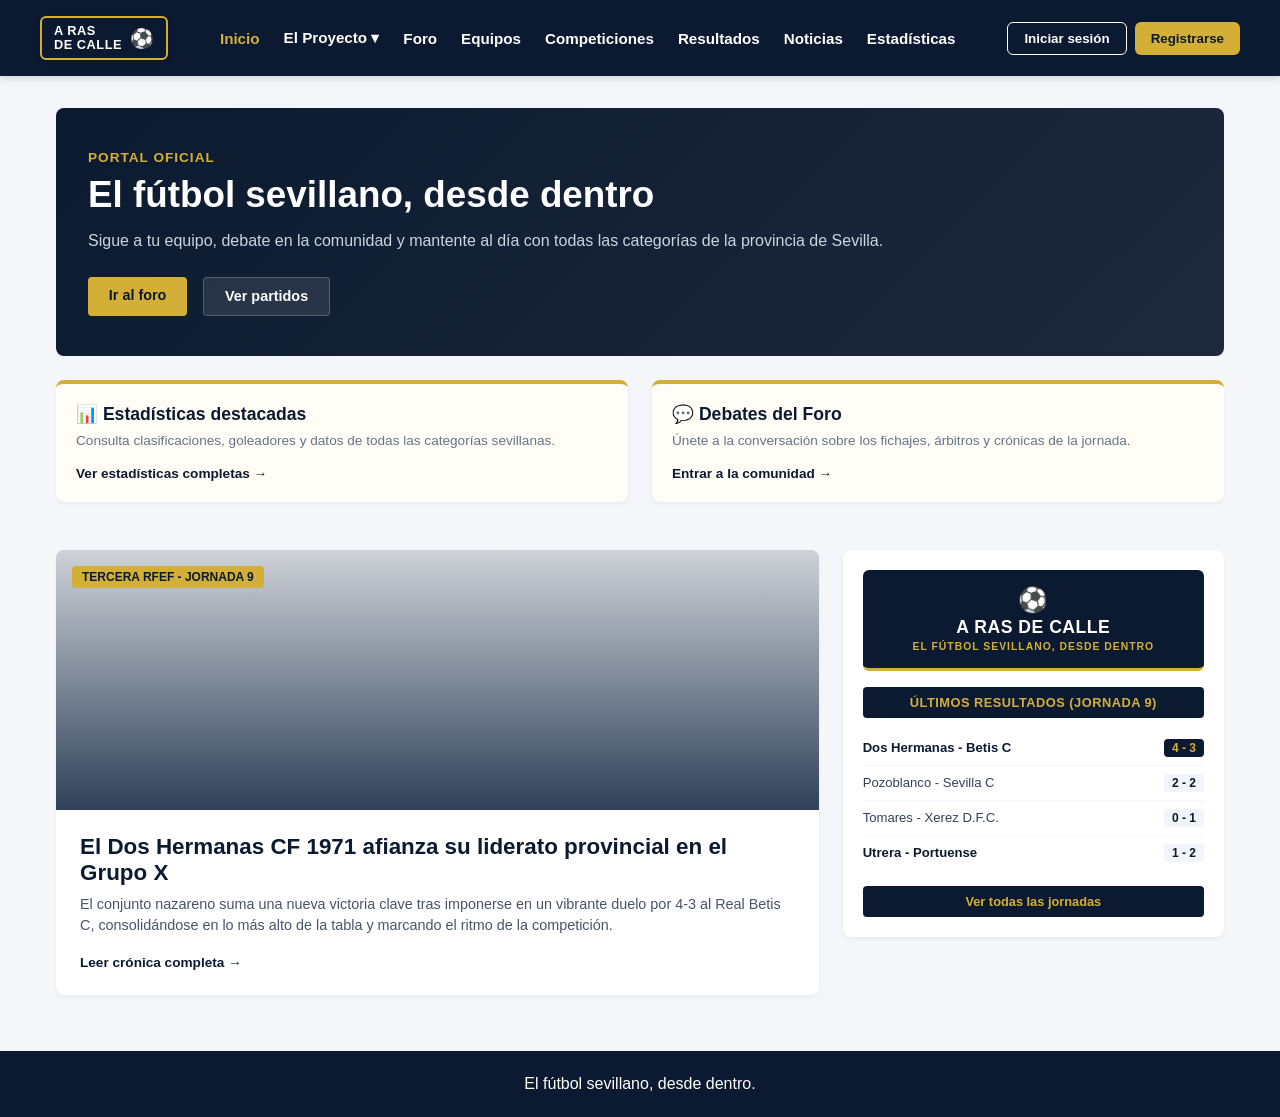
<file: index.html>
<!DOCTYPE html>
<html lang="es">
<head>
    <meta charset="UTF-8">
    <meta name="viewport" content="width=device-width, initial-scale=1.0">
    <title>A Ras de Calle - El fútbol sevillano, desde dentro</title>
    <link rel="stylesheet" href="styles.css">
</head>
<body>
    <!-- Encabezado / Menú Navegación -->
    <header class="header">
        <div class="nav-container">
            <div class="logo-area" style="display: flex; align-items: center; gap: 0.8rem;">
                <!-- Insignia Logo Vectorial idéntica a tu imagen oficial -->
                <div style="background: #0b1a30; border: 2px solid #d4af37; padding: 6px 12px; border-radius: 6px; display: flex; align-items: center; gap: 8px; box-shadow: 0 2px 4px rgba(0,0,0,0.2);">
                    <div style="display: flex; flex-direction: column; line-height: 1.1;">
                        <span style="font-size: 0.8rem; font-weight: 900; color: #ffffff; letter-spacing: 0.5px;">A RAS</span>
                        <span style="font-size: 0.8rem; font-weight: 900; color: #ffffff; letter-spacing: 0.5px;">DE CALLE</span>
                    </div>
                    <div style="font-size: 1.2rem;" title="Fútbol y Red">⚽</div>
                </div>
            </div>
            <nav class="nav-links">
                <a href="index.html" class="active">Inicio</a>
                
                <!-- Menú desplegable por clic -->
                <div class="dropdown">
                    <a href="javascript:void(0);" onclick="toggleDropdown(event)" style="cursor: pointer;">El Proyecto ▾</a>
                    <div class="dropdown-content" id="projectDropdown">
                        <a href="proyecto.html">Sobre el proyecto</a>
                        <a href="nosotros.html">Sobre nosotros</a>
                        <a href="contacto.html">Contacto</a>
                    </div>
                </div>

                <a href="foro.html">Foro</a>
                <a href="equipos.html">Equipos</a>
                <a href="competiciones.html">Competiciones</a>
                <a href="partido.html">Resultados</a>
                <a href="noticias.html">Noticias</a>
                <a href="estadisticas.html">Estadísticas</a>
            </nav>
            <div class="auth-buttons">
                <button class="btn-login">Iniciar sesión</button>
                <button class="btn-register">Registrarse</button>
            </div>
        </div>
    </header>

    <main class="main-container">
        <!-- Banner Principal Azul -->
        <div class="hero-card" style="background: linear-gradient(135deg, #0b1a30 0%, #1e293b 100%); color: #ffffff; padding: 2.5rem 2rem; border-radius: 8px; margin-bottom: 1.5rem;">
            <div style="max-width: 800px;">
                <span style="color: #d4af37; font-weight: bold; font-size: 0.85rem; letter-spacing: 1px; text-transform: uppercase;">PORTAL OFICIAL</span>
                <h1 style="font-size: 2.3rem; margin: 0.5rem 0 0.8rem 0; color: #ffffff;">El fútbol sevillano, desde dentro</h1>
                <p style="font-size: 1rem; color: #cbd5e1; margin-bottom: 1.5rem; line-height: 1.5;">Sigue a tu equipo, debate en la comunidad y mantente al día con todas las categorías de la provincia de Sevilla.</p>
                <div style="display: flex; gap: 1rem;">
                    <a href="foro.html" style="background: #d4af37; color: #0b1a30; padding: 0.65rem 1.3rem; border-radius: 4px; font-weight: bold; text-decoration: none; font-size: 0.9rem;">Ir al foro</a>
                    <a href="partido.html" style="background: rgba(255,255,255,0.1); color: #ffffff; padding: 0.65rem 1.3rem; border-radius: 4px; font-weight: bold; text-decoration: none; font-size: 0.9rem; border: 1px solid rgba(255,255,255,0.2);">Ver partidos</a>
                </div>
            </div>
        </div>

        <!-- Bloques en Dorado: Estadísticas y Foro -->
        <div style="display: grid; grid-template-columns: 1fr 1fr; gap: 1.5rem; margin-bottom: 1.5rem;">
            <div class="card" style="background: #fffdf5; border-top: 4px solid #d4af37; padding: 1.25rem;">
                <h3 style="color: #0b1a30; font-size: 1.1rem; margin-top: 0; margin-bottom: 0.5rem;">📊 Estadísticas destacadas</h3>
                <p style="font-size: 0.85rem; color: #64748b; margin-bottom: 1rem;">Consulta clasificaciones, goleadores y datos de todas las categorías sevillanas.</p>
                <a href="estadisticas.html" style="color: #0b1a30; font-weight: bold; font-size: 0.85rem; text-decoration: none;">Ver estadísticas completas &rarr;</a>
            </div>

            <div class="card" style="background: #fffdf5; border-top: 4px solid #d4af37; padding: 1.25rem;">
                <h3 style="color: #0b1a30; font-size: 1.1rem; margin-top: 0; margin-bottom: 0.5rem;">💬 Debates del Foro</h3>
                <p style="font-size: 0.85rem; color: #64748b; margin-bottom: 1rem;">Únete a la conversación sobre los fichajes, árbitros y crónicas de la jornada.</p>
                <a href="foro.html" style="color: #0b1a30; font-weight: bold; font-size: 0.85rem; text-decoration: none;">Entrar a la comunidad &rarr;</a>
            </div>
        </div>

        <!-- Layout Central de 2 Columnas -->
        <div style="display: grid; grid-template-columns: 2fr 1fr; gap: 1.5rem;">
            
            <!-- Columna Izquierda: Noticia Principal -->
            <div>
                <div class="card" style="padding: 0; overflow: hidden;">
                    <div style="background: linear-gradient(180deg, rgba(11,31,59,0.2) 0%, rgba(11,31,59,0.85) 100%), url('https://images.unsplash.com/photo-1508098682722-e99c43a406b2?auto=format&fit=crop&w=1200&q=80') center/cover no-repeat; height: 260px; display: flex; align-items: flex-end; padding: 1.5rem; position: relative;">
                        <span style="background: #d4af37; color: #0b1a30; font-size: 0.75rem; font-weight: bold; padding: 4px 10px; border-radius: 4px; position: absolute; top: 1rem; left: 1rem;">TERCERA RFEF - JORNADA 9</span>
                    </div>
                    <div style="padding: 1.5rem;">
                        <h2 style="color: #0b1a30; font-size: 1.4rem; margin: 0 0 0.5rem 0;">El Dos Hermanas CF 1971 afianza su liderato provincial en el Grupo X</h2>
                        <p style="color: #475569; font-size: 0.9rem; line-height: 1.5; margin-bottom: 1rem;">El conjunto nazareno suma una nueva victoria clave tras imponerse en un vibrante duelo por 4-3 al Real Betis C, consolidándose en lo más alto de la tabla y marcando el ritmo de la competición.</p>
                        <a href="noticias.html" style="color: #0b1a30; font-weight: bold; font-size: 0.85rem; text-decoration: none;">Leer crónica completa &rarr;</a>
                    </div>
                </div>
            </div>

            <!-- Columna Derecha: Tarjeta con el Bloque del Logo Oficial -->
            <div>
                <div class="card" style="padding: 1.25rem; text-align: center;">
                    <!-- Bloque de Insignia Oficial A Ras de Calle -->
                    <div style="background: #0b1a30; padding: 1rem; border-radius: 6px; margin-bottom: 1rem; border-bottom: 3px solid #d4af37; display: flex; flex-direction: column; align-items: center; justify-content: center;">
                        <div style="font-size: 1.5rem; margin-bottom: 0.2rem;">⚽</div>
                        <span style="font-size: 1.1rem; font-weight: 900; color: #ffffff; letter-spacing: 0.5px; line-height: 1.2;">A RAS DE CALLE</span>
                        <span style="font-size: 0.65rem; color: #d4af37; font-weight: bold; letter-spacing: 1px; margin-top: 0.2rem;">EL FÚTBOL SEVILLANO, DESDE DENTRO</span>
                    </div>

                    <div style="background: #0b1a30; color: #d4af37; padding: 0.5rem; border-radius: 4px; font-weight: bold; font-size: 0.8rem; margin-bottom: 0.8rem; letter-spacing: 0.5px;">
                        ÚLTIMOS RESULTADOS (JORNADA 9)
                    </div>

                    <!-- Lista de Marcadores Sevillanos -->
                    <div style="font-size: 0.82rem; text-align: left;">
                        <div style="padding: 0.5rem 0; border-bottom: 1px solid #f1f5f9; display: flex; justify-content: space-between; align-items: center;">
                            <span style="font-weight: bold; color: #0b1a30;">Dos Hermanas - Betis C</span>
                            <span style="background: #0b1a30; color: #d4af37; padding: 2px 8px; border-radius: 4px; font-weight: bold; font-size: 0.75rem;">4 - 3</span>
                        </div>
                        <div style="padding: 0.5rem 0; border-bottom: 1px solid #f1f5f9; display: flex; justify-content: space-between; align-items: center;">
                            <span style="font-weight: 500; color: #334155;">Pozoblanco - Sevilla C</span>
                            <span style="background: #f1f5f9; padding: 2px 8px; border-radius: 4px; font-weight: bold; color: #0b1a30; font-size: 0.75rem;">2 - 2</span>
                        </div>
                        <div style="padding: 0.5rem 0; border-bottom: 1px solid #f1f5f9; display: flex; justify-content: space-between; align-items: center;">
                            <span style="font-weight: 500; color: #334155;">Tomares - Xerez D.F.C.</span>
                            <span style="background: #f1f5f9; padding: 2px 8px; border-radius: 4px; font-weight: bold; color: #0b1a30; font-size: 0.75rem;">0 - 1</span>
                        </div>
                        <div style="padding: 0.5rem 0; display: flex; justify-content: space-between; align-items: center;">
                            <span style="font-weight: bold; color: #0b1a30;">Utrera - Portuense</span>
                            <span style="background: #f1f5f9; padding: 2px 8px; border-radius: 4px; font-weight: bold; color: #0b1a30; font-size: 0.75rem;">1 - 2</span>
                        </div>
                    </div>

                    <a href="partido.html" style="display: block; text-align: center; margin-top: 1rem; background: #0b1a30; color: #d4af37; padding: 0.5rem; border-radius: 4px; text-decoration: none; font-size: 0.8rem; font-weight: bold;">Ver todas las jornadas</a>
                </div>
            </div>

        </div>
    </main>

    <footer class="footer" style="margin-top: 2rem;">
        <p>El fútbol sevillano, desde dentro.</p>
    </footer>

    <!-- Script para el menú desplegable -->
    <script>
    function toggleDropdown(event) {
        event.stopPropagation();
        document.getElementById("projectDropdown").classList.toggle("show");
    }

    window.onclick = function(event) {
        if (!event.target.matches('.dropdown > a')) {
            var dropdowns = document.getElementsByClassName("dropdown-content");
            for (var i = 0; i < dropdowns.length; i++) {
                var openDropdown = dropdowns[i];
                if (openDropdown.classList.contains('show')) {
                    openDropdown.classList.remove('show');
                }
            }
        }
    }
    </script>
</body>
</html>
</file>
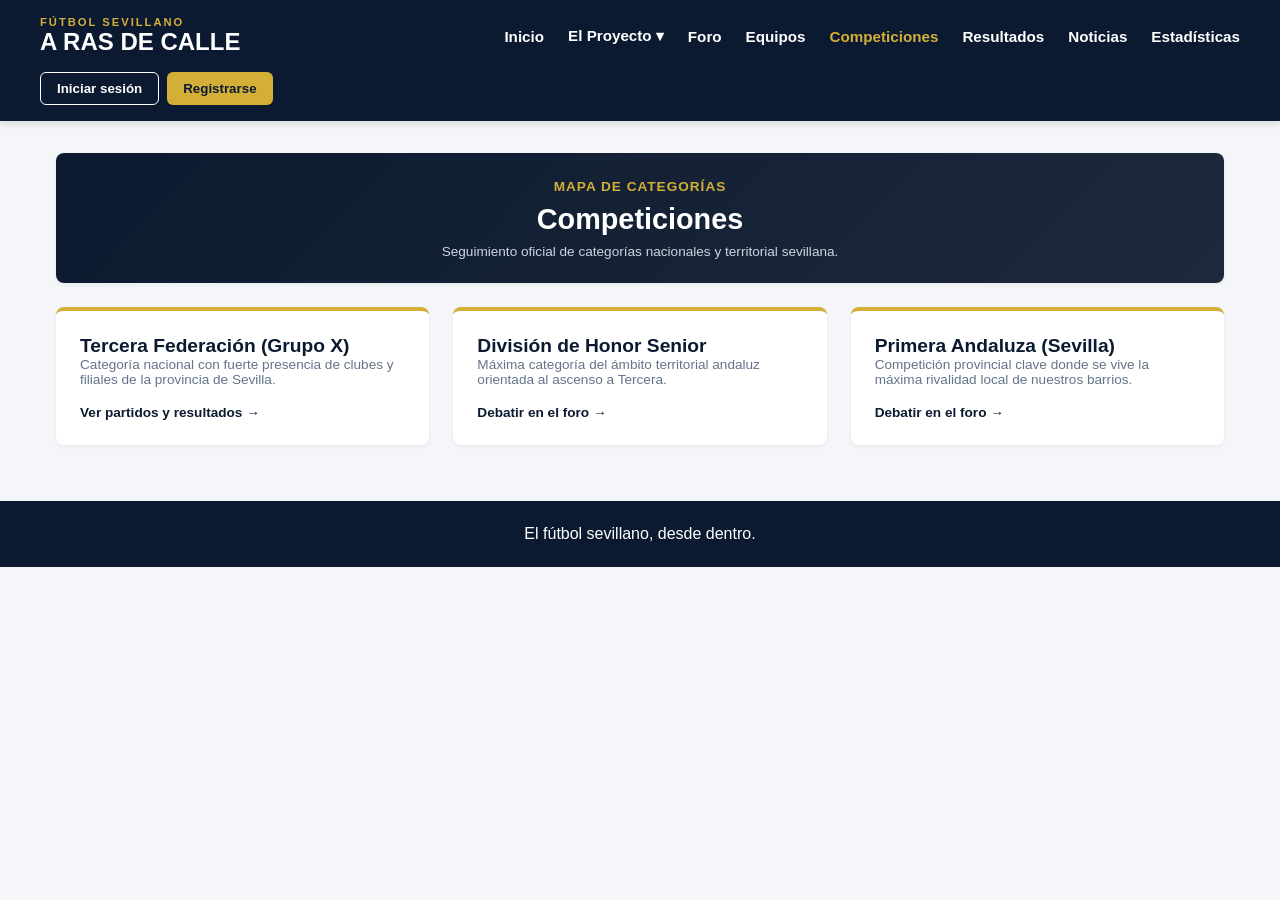
<file: competiciones.html>
<!DOCTYPE html>
<html lang="es">
<head>
    <meta charset="UTF-8">
    <meta name="viewport" content="width=device-width, initial-scale=1.0">
    <title>A Ras de Calle - Competiciones</title>
    <link rel="stylesheet" href="styles.css">
</head>
<body>
    <!-- Encabezado / Menú Navegación -->
    <header class="header">
        <div class="nav-container">
            <div class="logo-area">
                <span class="logo-badge">FÚTBOL SEVILLANO</span>
                <span class="logo-title">A RAS DE CALLE</span>
            </div>
            <nav class="nav-links">
                <a href="index.html">Inicio</a>
                
                <!-- Menú desplegable por clic -->
                <div class="dropdown">
                    <a href="javascript:void(0);" onclick="toggleDropdown(event)" style="cursor: pointer;">El Proyecto ▾</a>
                    <div class="dropdown-content" id="projectDropdown">
                        <a href="proyecto.html">Sobre el proyecto</a>
                        <a href="nosotros.html">Sobre nosotros</a>
                        <a href="contacto.html">Contacto</a>
                    </div>
                </div>

                <a href="foro.html">Foro</a>
                <a href="equipos.html">Equipos</a>
                <a href="competiciones.html" class="active">Competiciones</a>
                <a href="partido.html">Resultados</a>
                <a href="noticias.html">Noticias</a>
                <a href="estadisticas.html">Estadísticas</a>
            </nav>
            <div class="auth-buttons">
                <button class="btn-login">Iniciar sesión</button>
                <button class="btn-register">Registrarse</button>
            </div>
        </div>
    </header>

    <main class="main-container">
        <!-- Banner Cabecera -->
        <div class="card" style="background: linear-gradient(135deg, #0b1a30 0%, #1e293b 100%); color: #ffffff; text-align: center; padding: 1.5rem; margin-bottom: 1.5rem;">
            <span style="color: #d4af37; font-weight: bold; font-size: 0.85rem; letter-spacing: 1px;">MAPA DE CATEGORÍAS</span>
            <h2 style="font-size: 1.8rem; margin: 0.5rem 0; color: #ffffff;">Competiciones</h2>
            <p style="font-size: 0.85rem; color: #cbd5e1;">Seguimiento oficial de categorías nacionales y territorial sevillana.</p>
        </div>

        <!-- Grid de Competiciones -->
        <div style="display: grid; grid-template-columns: repeat(auto-fit, minmax(300px, 1fr)); gap: 1.5rem;">
            
            <div class="card" style="border-top: 4px solid #d4af37;">
                <h3 style="color: #0b1a30; font-size: 1.2rem; margin-top: 0;">Tercera Federación (Grupo X)</h3>
                <p style="font-size: 0.85rem; color: #64748b; margin-bottom: 1rem;">Categoría nacional con fuerte presencia de clubes y filiales de la provincia de Sevilla.</p>
                <a href="partido.html" style="color: #0b1a30; font-weight: bold; font-size: 0.85rem; text-decoration: none;">Ver partidos y resultados &rarr;</a>
            </div>

            <div class="card" style="border-top: 4px solid #d4af37;">
                <h3 style="color: #0b1a30; font-size: 1.2rem; margin-top: 0;">División de Honor Senior</h3>
                <p style="font-size: 0.85rem; color: #64748b; margin-bottom: 1rem;">Máxima categoría del ámbito territorial andaluz orientada al ascenso a Tercera.</p>
                <a href="foro.html" style="color: #0b1a30; font-weight: bold; font-size: 0.85rem; text-decoration: none;">Debatir en el foro &rarr;</a>
            </div>

            <div class="card" style="border-top: 4px solid #d4af37;">
                <h3 style="color: #0b1a30; font-size: 1.2rem; margin-top: 0;">Primera Andaluza (Sevilla)</h3>
                <p style="font-size: 0.85rem; color: #64748b; margin-bottom: 1rem;">Competición provincial clave donde se vive la máxima rivalidad local de nuestros barrios.</p>
                <a href="foro.html" style="color: #0b1a30; font-weight: bold; font-size: 0.85rem; text-decoration: none;">Debatir en el foro &rarr;</a>
            </div>

        </div>
    </main>

    <footer class="footer" style="margin-top: 2rem;">
        <p>El fútbol sevillano, desde dentro.</p>
    </footer>

    <!-- Script para el menú desplegable -->
    <script>
    function toggleDropdown(event) {
        event.stopPropagation();
        document.getElementById("projectDropdown").classList.toggle("show");
    }

    window.onclick = function(event) {
        if (!event.target.matches('.dropdown > a')) {
            var dropdowns = document.getElementsByClassName("dropdown-content");
            for (var i = 0; i < dropdowns.length; i++) {
                var openDropdown = dropdowns[i];
                if (openDropdown.classList.contains('show')) {
                    openDropdown.classList.remove('show');
                }
            }
        }
    }
    </script>
</body>
</html>
</file>
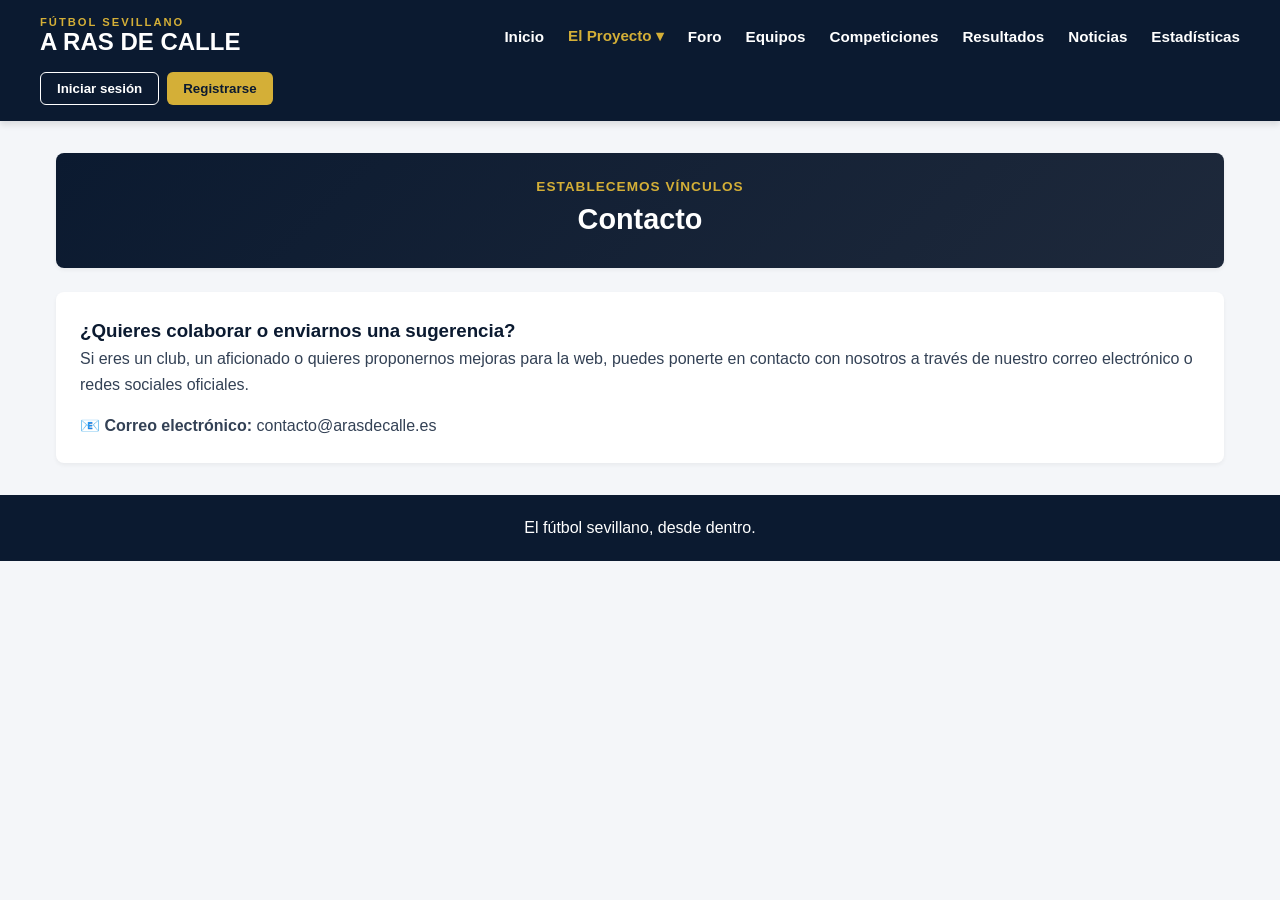
<file: contacto.html>
<!DOCTYPE html>
<html lang="es">
<head>
    <meta charset="UTF-8">
    <meta name="viewport" content="width=device-width, initial-scale=1.0">
    <title>A Ras de Calle - Contacto</title>
    <link rel="stylesheet" href="styles.css">
</head>
<body>
    <!-- Encabezado / Menú Navegación -->
    <header class="header">
        <div class="nav-container">
            <div class="logo-area">
                <span class="logo-badge">FÚTBOL SEVILLANO</span>
                <span class="logo-title">A RAS DE CALLE</span>
            </div>
            <nav class="nav-links">
                <a href="index.html">Inicio</a>
                
                <!-- Menú desplegable por clic -->
                <div class="dropdown">
                    <a href="javascript:void(0);" onclick="toggleDropdown(event)" style="cursor: pointer;" class="active">El Proyecto ▾</a>
                    <div class="dropdown-content" id="projectDropdown">
                        <a href="proyecto.html">Sobre el proyecto</a>
                        <a href="nosotros.html">Sobre nosotros</a>
                        <a href="contacto.html">Contacto</a>
                    </div>
                </div>

                <a href="foro.html">Foro</a>
                <a href="equipos.html">Equipos</a>
                <a href="competiciones.html">Competiciones</a>
                <a href="partido.html">Resultados</a>
                <a href="noticias.html">Noticias</a>
                <a href="estadisticas.html">Estadísticas</a>
            </nav>
            <div class="auth-buttons">
                <button class="btn-login">Iniciar sesión</button>
                <button class="btn-register">Registrarse</button>
            </div>
        </div>
    </header>

    <main class="main-container">
        <div class="card" style="background: linear-gradient(135deg, #0b1a30 0%, #1e293b 100%); color: #ffffff; text-align: center; padding: 1.5rem; margin-bottom: 1.5rem;">
            <span style="color: #d4af37; font-weight: bold; font-size: 0.85rem; letter-spacing: 1px;">ESTABLECEMOS VÍNCULOS</span>
            <h2 style="font-size: 1.8rem; margin: 0.5rem 0; color: #ffffff;">Contacto</h2>
        </div>

        <div class="card" style="padding: 1.5rem; line-height: 1.6; color: #334155;">
            <h3 style="color: #0b1a30; margin-top: 0;">¿Quieres colaborar o enviarnos una sugerencia?</h3>
            <p>Si eres un club, un aficionado o quieres proponernos mejoras para la web, puedes ponerte en contacto con nosotros a través de nuestro correo electrónico o redes sociales oficiales.</p>
            <p style="margin-top: 1rem;">📧 <strong>Correo electrónico:</strong> contacto@arasdecalle.es</p>
        </div>
    </main>

    <footer class="footer" style="margin-top: 2rem;"><p>El fútbol sevillano, desde dentro.</p></footer>

    <!-- Script para el menú desplegable -->
    <script>
    function toggleDropdown(event) {
        event.stopPropagation();
        document.getElementById("projectDropdown").classList.toggle("show");
    }
    window.onclick = function(event) {
        if (!event.target.matches('.dropdown > a')) {
            var dropdowns = document.getElementsByClassName("dropdown-content");
            for (var i = 0; i < dropdowns.length; i++) {
                var openDropdown = dropdowns[i];
                if (openDropdown.classList.contains('show')) { openDropdown.classList.remove('show'); }
            }
        }
    }
    </script>
</body>
</html>
</file>
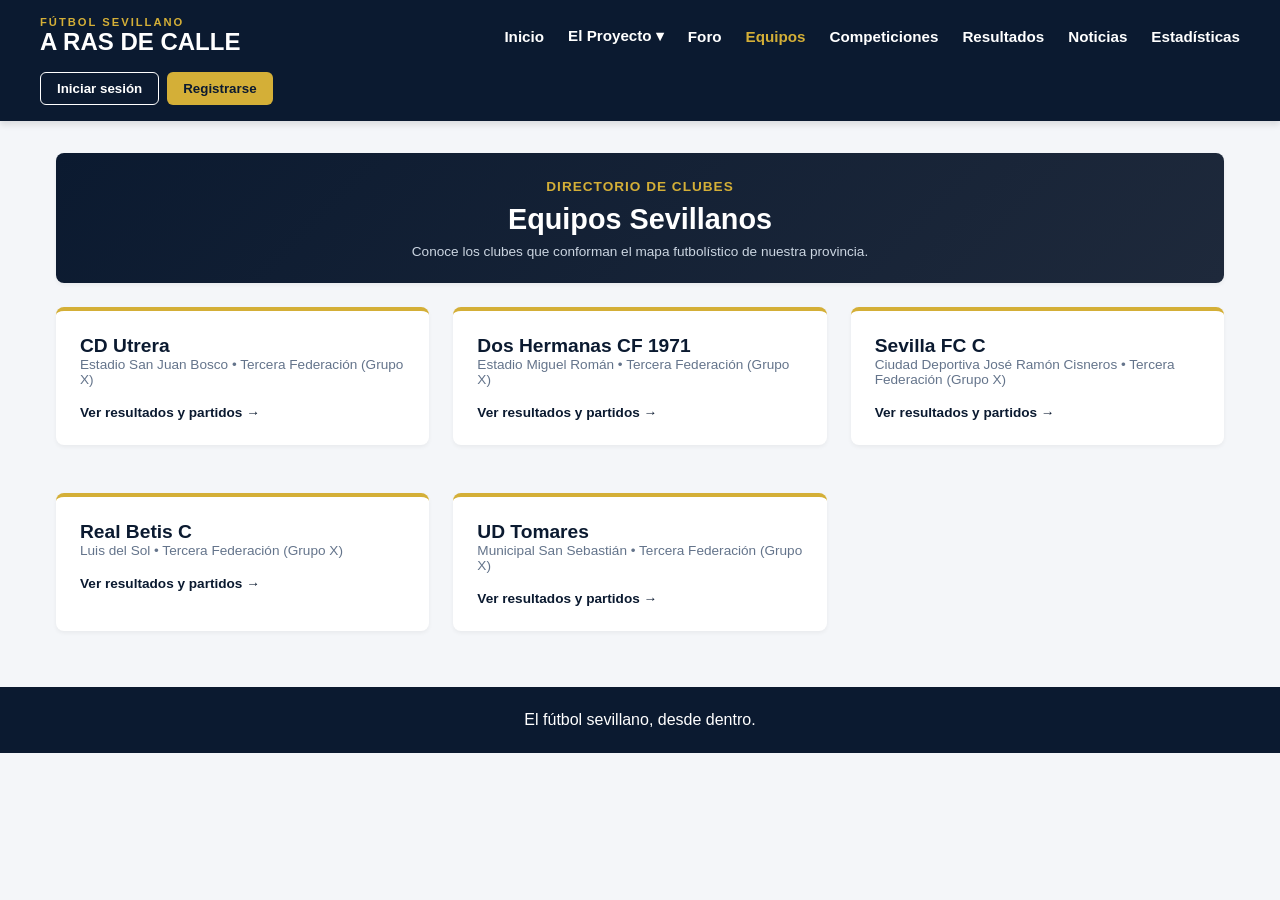
<file: equipos.html>
<!DOCTYPE html>
<html lang="es">
<head>
    <meta charset="UTF-8">
    <meta name="viewport" content="width=device-width, initial-scale=1.0">
    <title>A Ras de Calle - Equipos</title>
    <link rel="stylesheet" href="styles.css">
</head>
<body>
    <header class="header">
        <div class="nav-container">
            <div class="logo-area">
                <span class="logo-badge">FÚTBOL SEVILLANO</span>
                <span class="logo-title">A RAS DE CALLE</span>
            </div>
            <nav class="nav-links">
                <a href="index.html">Inicio</a>
                
                <!-- Menú desplegable por clic -->
                <div class="dropdown">
                    <a href="javascript:void(0);" onclick="toggleDropdown(event)" style="cursor: pointer;">El Proyecto ▾</a>
                    <div class="dropdown-content" id="projectDropdown">
                        <a href="proyecto.html">Sobre el proyecto</a>
                        <a href="nosotros.html">Sobre nosotros</a>
                        <a href="contacto.html">Contacto</a>
                    </div>
                </div>

                <a href="foro.html">Foro</a>
                <a href="equipos.html" class="active">Equipos</a>
                <a href="competiciones.html">Competiciones</a>
                <a href="partido.html">Resultados</a>
                <a href="noticias.html">Noticias</a>
                <a href="estadisticas.html">Estadísticas</a>
            </nav>
            <div class="auth-buttons">
                <button class="btn-login">Iniciar sesión</button>
                <button class="btn-register">Registrarse</button>
            </div>
        </div>
    </header>

    <main class="main-container">
        <!-- Cabecera -->
        <div class="card" style="background: linear-gradient(135deg, #0b1a30 0%, #1e293b 100%); color: #ffffff; text-align: center; padding: 1.5rem; margin-bottom: 1.5rem;">
            <span style="color: #d4af37; font-weight: bold; font-size: 0.85rem; letter-spacing: 1px;">DIRECTORIO DE CLUBES</span>
            <h2 style="font-size: 1.8rem; margin: 0.5rem 0; color: #ffffff;">Equipos Sevillanos</h2>
            <p style="font-size: 0.85rem; color: #cbd5e1;">Conoce los clubes que conforman el mapa futbolístico de nuestra provincia.</p>
        </div>

        <!-- Listado de Equipos Destacados -->
        <div style="display: grid; grid-template-columns: repeat(auto-fit, minmax(280px, 1fr)); gap: 1.5rem;">
            
            <!-- CD Utrera -->
            <div class="card" style="border-top: 4px solid #d4af37;">
                <h3 style="color: #0b1a30; font-size: 1.2rem; margin-top: 0;">CD Utrera</h3>
                <p style="font-size: 0.85rem; color: #64748b; margin-bottom: 1rem;">Estadio San Juan Bosco • Tercera Federación (Grupo X)</p>
                <a href="partido.html" style="color: #0b1a30; font-weight: bold; font-size: 0.85rem; text-decoration: none;">Ver resultados y partidos &rarr;</a>
            </div>

            <!-- Dos Hermanas CF 1971 -->
            <div class="card" style="border-top: 4px solid #d4af37;">
                <h3 style="color: #0b1a30; font-size: 1.2rem; margin-top: 0;">Dos Hermanas CF 1971</h3>
                <p style="font-size: 0.85rem; color: #64748b; margin-bottom: 1rem;">Estadio Miguel Román • Tercera Federación (Grupo X)</p>
                <a href="partido.html" style="color: #0b1a30; font-weight: bold; font-size: 0.85rem; text-decoration: none;">Ver resultados y partidos &rarr;</a>
            </div>

            <!-- Sevilla FC C -->
            <div class="card" style="border-top: 4px solid #d4af37;">
                <h3 style="color: #0b1a30; font-size: 1.2rem; margin-top: 0;">Sevilla FC C</h3>
                <p style="font-size: 0.85rem; color: #64748b; margin-bottom: 1rem;">Ciudad Deportiva José Ramón Cisneros • Tercera Federación (Grupo X)</p>
                <a href="partido.html" style="color: #0b1a30; font-weight: bold; font-size: 0.85rem; text-decoration: none;">Ver resultados y partidos &rarr;</a>
            </div>

            <!-- Real Betis C -->
            <div class="card" style="border-top: 4px solid #d4af37;">
                <h3 style="color: #0b1a30; font-size: 1.2rem; margin-top: 0;">Real Betis C</h3>
                <p style="font-size: 0.85rem; color: #64748b; margin-bottom: 1rem;">Luis del Sol • Tercera Federación (Grupo X)</p>
                <a href="partido.html" style="color: #0b1a30; font-weight: bold; font-size: 0.85rem; text-decoration: none;">Ver resultados y partidos &rarr;</a>
            </div>

            <!-- UD Tomares -->
            <div class="card" style="border-top: 4px solid #d4af37;">
                <h3 style="color: #0b1a30; font-size: 1.2rem; margin-top: 0;">UD Tomares</h3>
                <p style="font-size: 0.85rem; color: #64748b; margin-bottom: 1rem;">Municipal San Sebastián • Tercera Federación (Grupo X)</p>
                <a href="partido.html" style="color: #0b1a30; font-weight: bold; font-size: 0.85rem; text-decoration: none;">Ver resultados y partidos &rarr;</a>
            </div>

        </div>
    </main>

    <footer class="footer" style="margin-top: 2rem;">
        <p>El fútbol sevillano, desde dentro.</p>
    </footer>

    <!-- Script para el menú desplegable -->
    <script>
    function toggleDropdown(event) {
        event.stopPropagation();
        document.getElementById("projectDropdown").classList.toggle("show");
    }

    window.onclick = function(event) {
        if (!event.target.matches('.dropdown > a')) {
            var dropdowns = document.getElementsByClassName("dropdown-content");
            for (var i = 0; i < dropdowns.length; i++) {
                var openDropdown = dropdowns[i];
                if (openDropdown.classList.contains('show')) {
                    openDropdown.classList.remove('show');
                }
            }
        }
    }
    </script>
</body>
</html>
</file>
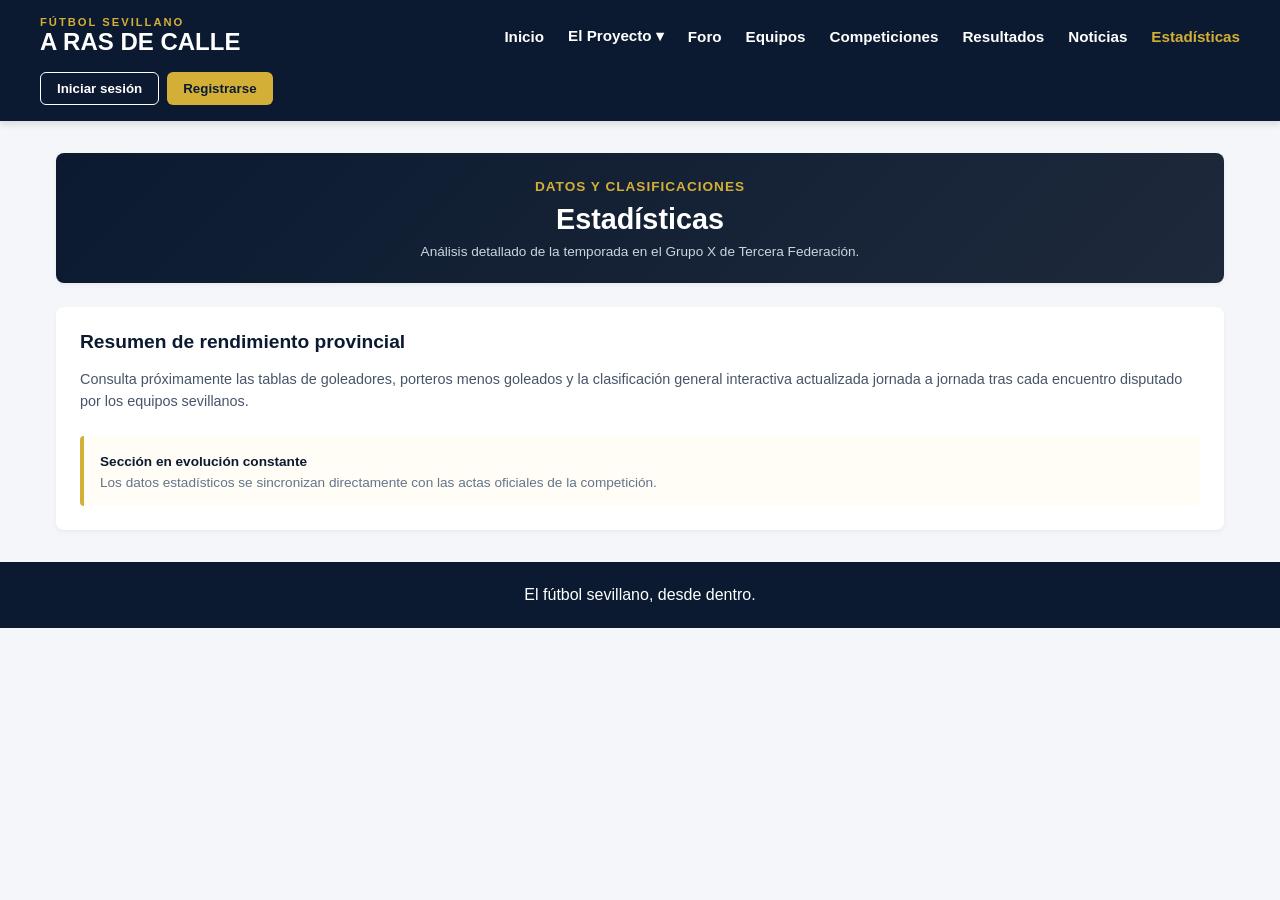
<file: estadisticas.html>
<!DOCTYPE html>
<html lang="es">
<head>
    <meta charset="UTF-8">
    <meta name="viewport" content="width=device-width, initial-scale=1.0">
    <title>A Ras de Calle - Estadísticas</title>
    <link rel="stylesheet" href="styles.css">
</head>
<body>
    <!-- Encabezado / Menú Navegación -->
    <header class="header">
        <div class="nav-container">
            <div class="logo-area">
                <span class="logo-badge">FÚTBOL SEVILLANO</span>
                <span class="logo-title">A RAS DE CALLE</span>
            </div>
            <nav class="nav-links">
                <a href="index.html">Inicio</a>
                
                <!-- Menú desplegable por clic -->
                <div class="dropdown">
                    <a href="javascript:void(0);" onclick="toggleDropdown(event)" style="cursor: pointer;">El Proyecto ▾</a>
                    <div class="dropdown-content" id="projectDropdown">
                        <a href="proyecto.html">Sobre el proyecto</a>
                        <a href="nosotros.html">Sobre nosotros</a>
                        <a href="contacto.html">Contacto</a>
                    </div>
                </div>

                <a href="foro.html">Foro</a>
                <a href="equipos.html">Equipos</a>
                <a href="competiciones.html">Competiciones</a>
                <a href="partido.html">Resultados</a>
                <a href="noticias.html">Noticias</a>
                <a href="estadisticas.html" class="active">Estadísticas</a>
            </nav>
            <div class="auth-buttons">
                <button class="btn-login">Iniciar sesión</button>
                <button class="btn-register">Registrarse</button>
            </div>
        </div>
    </header>

    <main class="main-container">
        <!-- Banner Cabecera -->
        <div class="card" style="background: linear-gradient(135deg, #0b1a30 0%, #1e293b 100%); color: #ffffff; text-align: center; padding: 1.5rem; margin-bottom: 1.5rem;">
            <span style="color: #d4af37; font-weight: bold; font-size: 0.85rem; letter-spacing: 1px;">DATOS Y CLASIFICACIONES</span>
            <h2 style="font-size: 1.8rem; margin: 0.5rem 0; color: #ffffff;">Estadísticas</h2>
            <p style="font-size: 0.85rem; color: #cbd5e1;">Análisis detallado de la temporada en el Grupo X de Tercera Federación.</p>
        </div>

        <!-- Contenido Estadísticas -->
        <div class="card" style="padding: 1.5rem;">
            <h3 style="color: #0b1a30; font-size: 1.2rem; margin-top: 0; margin-bottom: 1rem;">Resumen de rendimiento provincial</h3>
            <p style="font-size: 0.9rem; color: #475569; line-height: 1.5; margin-bottom: 1.5rem;">
                Consulta próximamente las tablas de goleadores, porteros menos goleados y la clasificación general interactiva actualizada jornada a jornada tras cada encuentro disputado por los equipos sevillanos.
            </p>
            <div style="background: #fffdf5; border-left: 4px solid #d4af37; padding: 1rem; border-radius: 4px;">
                <span style="font-size: 0.85rem; font-weight: bold; color: #0b1a30;">Sección en evolución constante</span>
                <p style="font-size: 0.85rem; color: #64748b; margin: 0.3rem 0 0 0;">Los datos estadísticos se sincronizan directamente con las actas oficiales de la competición.</p>
            </div>
        </div>
    </main>

    <footer class="footer" style="margin-top: 2rem;">
        <p>El fútbol sevillano, desde dentro.</p>
    </footer>

    <!-- Script para el menú desplegable -->
    <script>
    function toggleDropdown(event) {
        event.stopPropagation();
        document.getElementById("projectDropdown").classList.toggle("show");
    }

    window.onclick = function(event) {
        if (!event.target.matches('.dropdown > a')) {
            var dropdowns = document.getElementsByClassName("dropdown-content");
            for (var i = 0; i < dropdowns.length; i++) {
                var openDropdown = dropdowns[i];
                if (openDropdown.classList.contains('show')) {
                    openDropdown.classList.remove('show');
                }
            }
        }
    }
    </script>
</body>
</html>
</file>
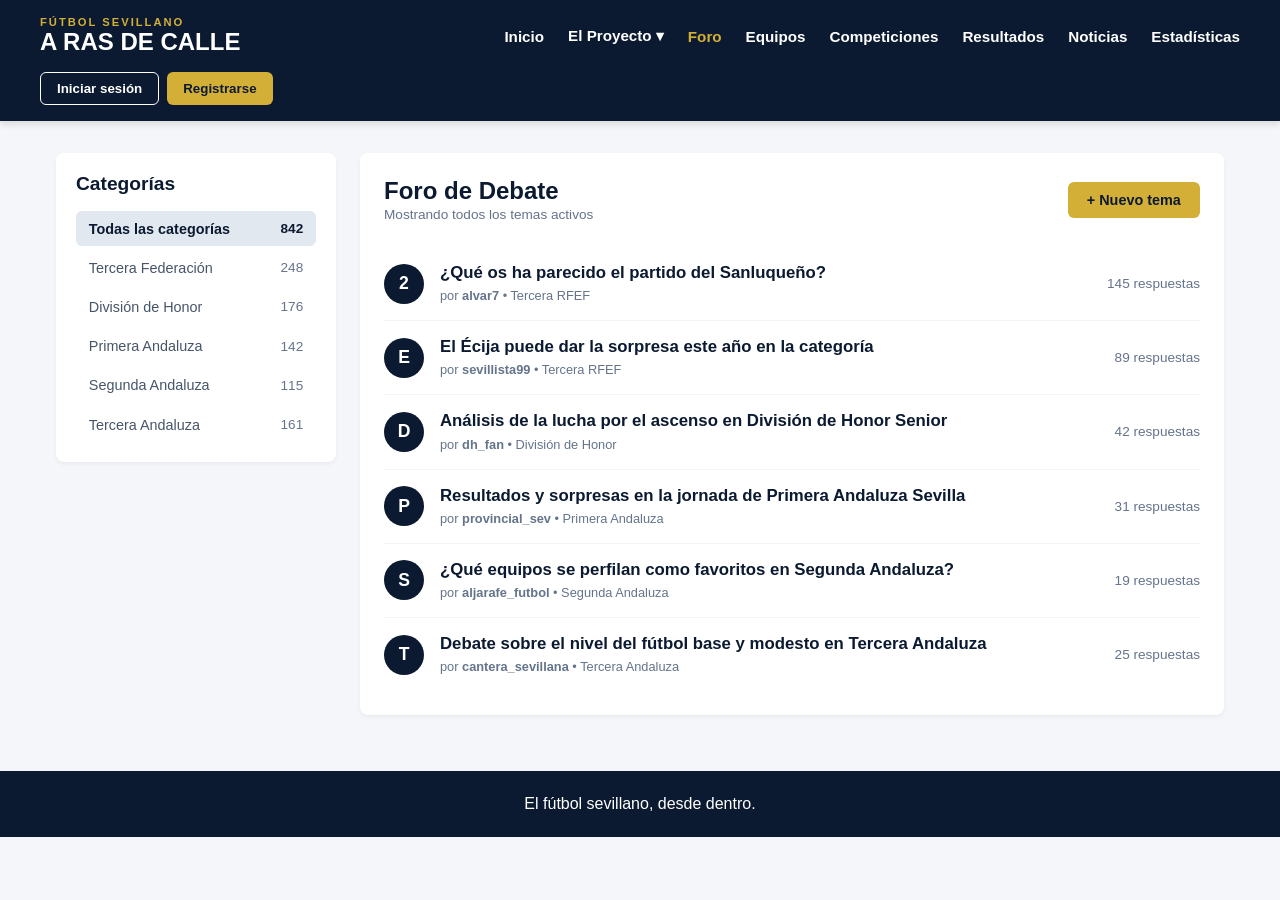
<file: foro.html>
<!DOCTYPE html>
<html lang="es">
<head>
    <meta charset="UTF-8">
    <meta name="viewport" content="width=device-width, initial-scale=1.0">
    <title>A Ras de Calle - Foro de Debate</title>
    <link rel="stylesheet" href="styles.css">
</head>
<body>
    <!-- Encabezado / Menú Navegación -->
    <header class="header">
        <div class="nav-container">
            <div class="logo-area">
                <span class="logo-badge">FÚTBOL SEVILLANO</span>
                <span class="logo-title">A RAS DE CALLE</span>
            </div>
            <nav class="nav-links">
                <a href="index.html">Inicio</a>
                
                <!-- Menú desplegable por clic -->
                <div class="dropdown">
                    <a href="javascript:void(0);" onclick="toggleDropdown(event)" style="cursor: pointer;">El Proyecto ▾</a>
                    <div class="dropdown-content" id="projectDropdown">
                        <a href="proyecto.html">Sobre el proyecto</a>
                        <a href="nosotros.html">Sobre nosotros</a>
                        <a href="contacto.html">Contacto</a>
                    </div>
                </div>

                <a href="foro.html" class="active">Foro</a>
                <a href="equipos.html">Equipos</a>
                <a href="competiciones.html">Competiciones</a>
                <a href="partido.html">Resultados</a>
                <a href="noticias.html">Noticias</a>
                <a href="estadisticas.html">Estadísticas</a>
            </nav>
            <div class="auth-buttons">
                <button class="btn-login">Iniciar sesión</button>
                <button class="btn-register">Registrarse</button>
            </div>
        </div>
    </header>

    <main class="main-container">
        <!-- Layout Central de 2 Columnas (Panel Lateral Izquierdo) -->
        <div style="display: grid; grid-template-columns: 280px 1fr; gap: 1.5rem; margin-top: 1rem;">
            
            <!-- Columna Izquierda: Panel de Categorías con Enlaces -->
            <div>
                <div class="card" style="padding: 1.25rem;">
                    <h3 style="color: #0b1a30; font-size: 1.2rem; margin-top: 0; margin-bottom: 1rem;">Categorías</h3>
                    <div style="display: flex; flex-direction: column; gap: 0.25rem;">
                        <a href="foro.html" id="cat-todas" class="cat-link" style="display: flex; justify-content: space-between; align-items: center; padding: 0.6rem 0.8rem; color: #475569; text-decoration: none; border-radius: 6px; font-size: 0.9rem;">
                            <span>Todas las categorías</span>
                            <span style="font-size: 0.85rem;">842</span>
                        </a>
                        <a href="foro.html?cat=tercera-rfef" id="cat-tercera-rfef" class="cat-link" style="display: flex; justify-content: space-between; align-items: center; padding: 0.6rem 0.8rem; color: #475569; text-decoration: none; border-radius: 6px; font-size: 0.9rem;">
                            <span>Tercera Federación</span>
                            <span style="font-size: 0.85rem; color: #64748b;">248</span>
                        </a>
                        <a href="foro.html?cat=division-honor" id="cat-division-honor" class="cat-link" style="display: flex; justify-content: space-between; align-items: center; padding: 0.6rem 0.8rem; color: #475569; text-decoration: none; border-radius: 6px; font-size: 0.9rem;">
                            <span>División de Honor</span>
                            <span style="font-size: 0.85rem; color: #64748b;">176</span>
                        </a>
                        <a href="foro.html?cat=primera-andaluza" id="cat-primera-andaluza" class="cat-link" style="display: flex; justify-content: space-between; align-items: center; padding: 0.6rem 0.8rem; color: #475569; text-decoration: none; border-radius: 6px; font-size: 0.9rem;">
                            <span>Primera Andaluza</span>
                            <span style="font-size: 0.85rem; color: #64748b;">142</span>
                        </a>
                        <a href="foro.html?cat=segunda-andaluza" id="cat-segunda-andaluza" class="cat-link" style="display: flex; justify-content: space-between; align-items: center; padding: 0.6rem 0.8rem; color: #475569; text-decoration: none; border-radius: 6px; font-size: 0.9rem;">
                            <span>Segunda Andaluza</span>
                            <span style="font-size: 0.85rem; color: #64748b;">115</span>
                        </a>
                        <a href="foro.html?cat=tercera-andaluza" id="cat-tercera-andaluza" class="cat-link" style="display: flex; justify-content: space-between; align-items: center; padding: 0.6rem 0.8rem; color: #475569; text-decoration: none; border-radius: 6px; font-size: 0.9rem;">
                            <span>Tercera Andaluza</span>
                            <span style="font-size: 0.85rem; color: #64748b;">161</span>
                        </a>
                    </div>
                </div>
            </div>

            <!-- Columna Derecha: Foro de Debate Dinámico -->
            <div>
                <div class="card" style="padding: 1.5rem;">
                    <div style="display: flex; justify-content: space-between; align-items: center; margin-bottom: 1.5rem;">
                        <div>
                            <h2 style="color: #0b1a30; font-size: 1.5rem; margin: 0;" id="forum-title">Foro de Debate</h2>
                            <span id="forum-subtitle" style="font-size: 0.85rem; color: #64748b;">Mostrando todos los temas activos</span>
                        </div>
                        <button style="background: #d4af37; color: #0b1a30; border: none; padding: 0.6rem 1.2rem; border-radius: 6px; font-weight: bold; font-size: 0.9rem; cursor: pointer;">+ Nuevo tema</button>
                    </div>

                    <!-- Hilo 1: Tercera RFEF -->
                    <div class="thread-item" data-cat="tercera-rfef" style="padding: 1rem 0; border-bottom: 1px solid #f1f5f9; display: flex; justify-content: space-between; align-items: center;">
                        <div style="display: flex; align-items: center; gap: 1rem;">
                            <div style="width: 40px; height: 40px; background: #0b1a30; color: #ffffff; border-radius: 50%; display: flex; align-items: center; justify-content: center; font-weight: bold; font-size: 1.1rem; flex-shrink: 0;">2</div>
                            <div>
                                <h4 style="margin: 0 0 0.2rem 0; font-size: 1.05rem;"><a href="#" style="color: #0b1a30; text-decoration: none;">¿Qué os ha parecido el partido del Sanluqueño?</a></h4>
                                <span style="font-size: 0.8rem; color: #64748b;">por <strong>alvar7</strong> • Tercera RFEF</span>
                            </div>
                        </div>
                        <span style="font-size: 0.85rem; color: #64748b; white-space: nowrap;">145 respuestas</span>
                    </div>

                    <!-- Hilo 2: Tercera RFEF -->
                    <div class="thread-item" data-cat="tercera-rfef" style="padding: 1rem 0; border-bottom: 1px solid #f1f5f9; display: flex; justify-content: space-between; align-items: center;">
                        <div style="display: flex; align-items: center; gap: 1rem;">
                            <div style="width: 40px; height: 40px; background: #0b1a30; color: #ffffff; border-radius: 50%; display: flex; align-items: center; justify-content: center; font-weight: bold; font-size: 1.1rem; flex-shrink: 0;">E</div>
                            <div>
                                <h4 style="margin: 0 0 0.2rem 0; font-size: 1.05rem;"><a href="#" style="color: #0b1a30; text-decoration: none;">El Écija puede dar la sorpresa este año en la categoría</a></h4>
                                <span style="font-size: 0.8rem; color: #64748b;">por <strong>sevillista99</strong> • Tercera RFEF</span>
                            </div>
                        </div>
                        <span style="font-size: 0.85rem; color: #64748b; white-space: nowrap;">89 respuestas</span>
                    </div>

                    <!-- Hilo 3: División de Honor -->
                    <div class="thread-item" data-cat="division-honor" style="padding: 1rem 0; border-bottom: 1px solid #f1f5f9; display: flex; justify-content: space-between; align-items: center;">
                        <div style="display: flex; align-items: center; gap: 1rem;">
                            <div style="width: 40px; height: 40px; background: #0b1a30; color: #ffffff; border-radius: 50%; display: flex; align-items: center; justify-content: center; font-weight: bold; font-size: 1.1rem; flex-shrink: 0;">D</div>
                            <div>
                                <h4 style="margin: 0 0 0.2rem 0; font-size: 1.05rem;"><a href="#" style="color: #0b1a30; text-decoration: none;">Análisis de la lucha por el ascenso en División de Honor Senior</a></h4>
                                <span style="font-size: 0.8rem; color: #64748b;">por <strong>dh_fan</strong> • División de Honor</span>
                            </div>
                        </div>
                        <span style="font-size: 0.85rem; color: #64748b; white-space: nowrap;">42 respuestas</span>
                    </div>

                    <!-- Hilo 4: Primera Andaluza -->
                    <div class="thread-item" data-cat="primera-andaluza" style="padding: 1rem 0; border-bottom: 1px solid #f1f5f9; display: flex; justify-content: space-between; align-items: center;">
                        <div style="display: flex; align-items: center; gap: 1rem;">
                            <div style="width: 40px; height: 40px; background: #0b1a30; color: #ffffff; border-radius: 50%; display: flex; align-items: center; justify-content: center; font-weight: bold; font-size: 1.1rem; flex-shrink: 0;">P</div>
                            <div>
                                <h4 style="margin: 0 0 0.2rem 0; font-size: 1.05rem;"><a href="#" style="color: #0b1a30; text-decoration: none;">Resultados y sorpresas en la jornada de Primera Andaluza Sevilla</a></h4>
                                <span style="font-size: 0.8rem; color: #64748b;">por <strong>provincial_sev</strong> • Primera Andaluza</span>
                            </div>
                        </div>
                        <span style="font-size: 0.85rem; color: #64748b; white-space: nowrap;">31 respuestas</span>
                    </div>

                    <!-- Hilo 5: Segunda Andaluza -->
                    <div class="thread-item" data-cat="segunda-andaluza" style="padding: 1rem 0; border-bottom: 1px solid #f1f5f9; display: flex; justify-content: space-between; align-items: center;">
                        <div style="display: flex; align-items: center; gap: 1rem;">
                            <div style="width: 40px; height: 40px; background: #0b1a30; color: #ffffff; border-radius: 50%; display: flex; align-items: center; justify-content: center; font-weight: bold; font-size: 1.1rem; flex-shrink: 0;">S</div>
                            <div>
                                <h4 style="margin: 0 0 0.2rem 0; font-size: 1.05rem;"><a href="#" style="color: #0b1a30; text-decoration: none;">¿Qué equipos se perfilan como favoritos en Segunda Andaluza?</a></h4>
                                <span style="font-size: 0.8rem; color: #64748b;">por <strong>aljarafe_futbol</strong> • Segunda Andaluza</span>
                            </div>
                        </div>
                        <span style="font-size: 0.85rem; color: #64748b; white-space: nowrap;">19 respuestas</span>
                    </div>

                    <!-- Hilo 6: Tercera Andaluza -->
                    <div class="thread-item" data-cat="tercera-andaluza" style="padding: 1rem 0; display: flex; justify-content: space-between; align-items: center;">
                        <div style="display: flex; align-items: center; gap: 1rem;">
                            <div style="width: 40px; height: 40px; background: #0b1a30; color: #ffffff; border-radius: 50%; display: flex; align-items: center; justify-content: center; font-weight: bold; font-size: 1.1rem; flex-shrink: 0;">T</div>
                            <div>
                                <h4 style="margin: 0 0 0.2rem 0; font-size: 1.05rem;"><a href="#" style="color: #0b1a30; text-decoration: none;">Debate sobre el nivel del fútbol base y modesto en Tercera Andaluza</a></h4>
                                <span style="font-size: 0.8rem; color: #64748b;">por <strong>cantera_sevillana</strong> • Tercera Andaluza</span>
                            </div>
                        </div>
                        <span style="font-size: 0.85rem; color: #64748b; white-space: nowrap;">25 respuestas</span>
                    </div>

                </div>
            </div>

        </div>
    </main>

    <footer class="footer" style="margin-top: 2rem;">
        <p>El fútbol sevillano, desde dentro.</p>
    </footer>

    <!-- Scripts para el menú desplegable y filtro de categorías del foro -->
    <script>
    function toggleDropdown(event) {
        event.stopPropagation();
        document.getElementById("projectDropdown").classList.toggle("show");
    }

    window.onclick = function(event) {
        if (!event.target.matches('.dropdown > a')) {
            var dropdowns = document.getElementsByClassName("dropdown-content");
            for (var i = 0; i < dropdowns.length; i++) {
                var openDropdown = dropdowns[i];
                if (openDropdown.classList.contains('show')) {
                    openDropdown.classList.remove('show');
                }
            }
        }
    }

    // Lógica para filtrar hilos según la categoría seleccionada
    document.addEventListener("DOMContentLoaded", function() {
        const urlParams = new URLSearchParams(window.location.search);
        const category = urlParams.get('cat');
        
        const catMap = {
            'tercera-rfef': { title: 'Foro: Tercera Federación', name: 'Tercera Federación', id: 'cat-tercera-rfef' },
            'division-honor': { title: 'Foro: División de Honor Senior', name: 'División de Honor', id: 'cat-division-honor' },
            'primera-andaluza': { title: 'Foro: Primera Andaluza (Sevilla)', name: 'Primera Andaluza', id: 'cat-primera-andaluza' },
            'segunda-andaluza': { title: 'Foro: Segunda Andaluza (Sevilla)', name: 'Segunda Andaluza', id: 'cat-segunda-andaluza' },
            'tercera-andaluza': { title: 'Foro: Tercera Andaluza (Sevilla)', name: 'Tercera Andaluza', id: 'cat-tercera-andaluza' }
        };

        const threads = document.querySelectorAll('.thread-item');
        const titleEl = document.getElementById('forum-title');
        const subtitleEl = document.getElementById('forum-subtitle');

        if (category && catMap[category]) {
            // Marcar categoría activa
            document.getElementById(catMap[category].id).style.background = '#e2e8f0';
            document.getElementById(catMap[category].id).style.fontWeight = 'bold';
            document.getElementById(catMap[category].id).style.color = '#0b1a30';

            // Actualizar títulos
            titleEl.textContent = catMap[category].title;
            subtitleEl.textContent = `Temas de debate de ${catMap[category].name}`;

            // Filtrar hilos
            threads.forEach(thread => {
                if (thread.getAttribute('data-cat') === category) {
                    thread.style.display = 'flex';
                } else {
                    thread.style.display = 'none';
                }
            });
        } else {
            // "Todas las categorías" por defecto
            const defaultCat = document.getElementById('cat-todas');
            defaultCat.style.background = '#e2e8f0';
            defaultCat.style.fontWeight = 'bold';
            defaultCat.style.color = '#0b1a30';

            threads.forEach(thread => {
                thread.style.display = 'flex';
            });
        }
    });
    </script>
</body>
</html>
</file>
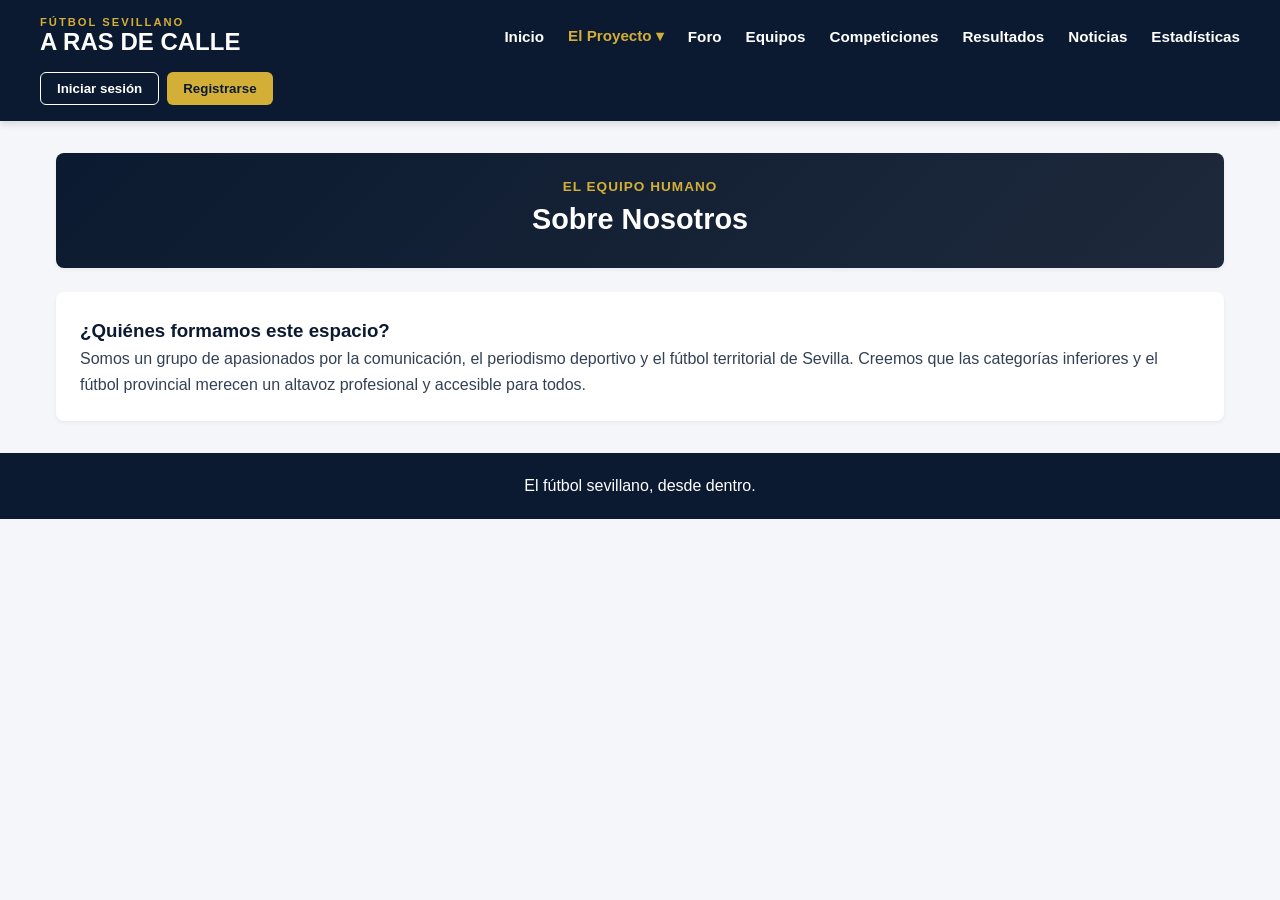
<file: nosotros.html>
<!DOCTYPE html>
<html lang="es">
<head>
    <meta charset="UTF-8">
    <meta name="viewport" content="width=device-width, initial-scale=1.0">
    <title>A Ras de Calle - Sobre Nosotros</title>
    <link rel="stylesheet" href="styles.css">
</head>
<body>
    <!-- Encabezado / Menú Navegación -->
    <header class="header">
        <div class="nav-container">
            <div class="logo-area">
                <span class="logo-badge">FÚTBOL SEVILLANO</span>
                <span class="logo-title">A RAS DE CALLE</span>
            </div>
            <nav class="nav-links">
                <a href="index.html">Inicio</a>
                
                <!-- Menú desplegable por clic -->
                <div class="dropdown">
                    <a href="javascript:void(0);" onclick="toggleDropdown(event)" style="cursor: pointer;" class="active">El Proyecto ▾</a>
                    <div class="dropdown-content" id="projectDropdown">
                        <a href="proyecto.html">Sobre el proyecto</a>
                        <a href="nosotros.html">Sobre nosotros</a>
                        <a href="contacto.html">Contacto</a>
                    </div>
                </div>

                <a href="foro.html">Foro</a>
                <a href="equipos.html">Equipos</a>
                <a href="competiciones.html">Competiciones</a>
                <a href="partido.html">Resultados</a>
                <a href="noticias.html">Noticias</a>
                <a href="estadisticas.html">Estadísticas</a>
            </nav>
            <div class="auth-buttons">
                <button class="btn-login">Iniciar sesión</button>
                <button class="btn-register">Registrarse</button>
            </div>
        </div>
    </header>

    <main class="main-container">
        <div class="card" style="background: linear-gradient(135deg, #0b1a30 0%, #1e293b 100%); color: #ffffff; text-align: center; padding: 1.5rem; margin-bottom: 1.5rem;">
            <span style="color: #d4af37; font-weight: bold; font-size: 0.85rem; letter-spacing: 1px;">EL EQUIPO HUMANO</span>
            <h2 style="font-size: 1.8rem; margin: 0.5rem 0; color: #ffffff;">Sobre Nosotros</h2>
        </div>

        <div class="card" style="padding: 1.5rem; line-height: 1.6; color: #334155;">
            <h3 style="color: #0b1a30; margin-top: 0;">¿Quiénes formamos este espacio?</h3>
            <p>Somos un grupo de apasionados por la comunicación, el periodismo deportivo y el fútbol territorial de Sevilla. Creemos que las categorías inferiores y el fútbol provincial merecen un altavoz profesional y accesible para todos.</p>
        </div>
    </main>

    <footer class="footer" style="margin-top: 2rem;"><p>El fútbol sevillano, desde dentro.</p></footer>

    <!-- Script para el menú desplegable -->
    <script>
    function toggleDropdown(event) {
        event.stopPropagation();
        document.getElementById("projectDropdown").classList.toggle("show");
    }
    window.onclick = function(event) {
        if (!event.target.matches('.dropdown > a')) {
            var dropdowns = document.getElementsByClassName("dropdown-content");
            for (var i = 0; i < dropdowns.length; i++) {
                var openDropdown = dropdowns[i];
                if (openDropdown.classList.contains('show')) { openDropdown.classList.remove('show'); }
            }
        }
    }
    </script>
</body>
</html>
</file>
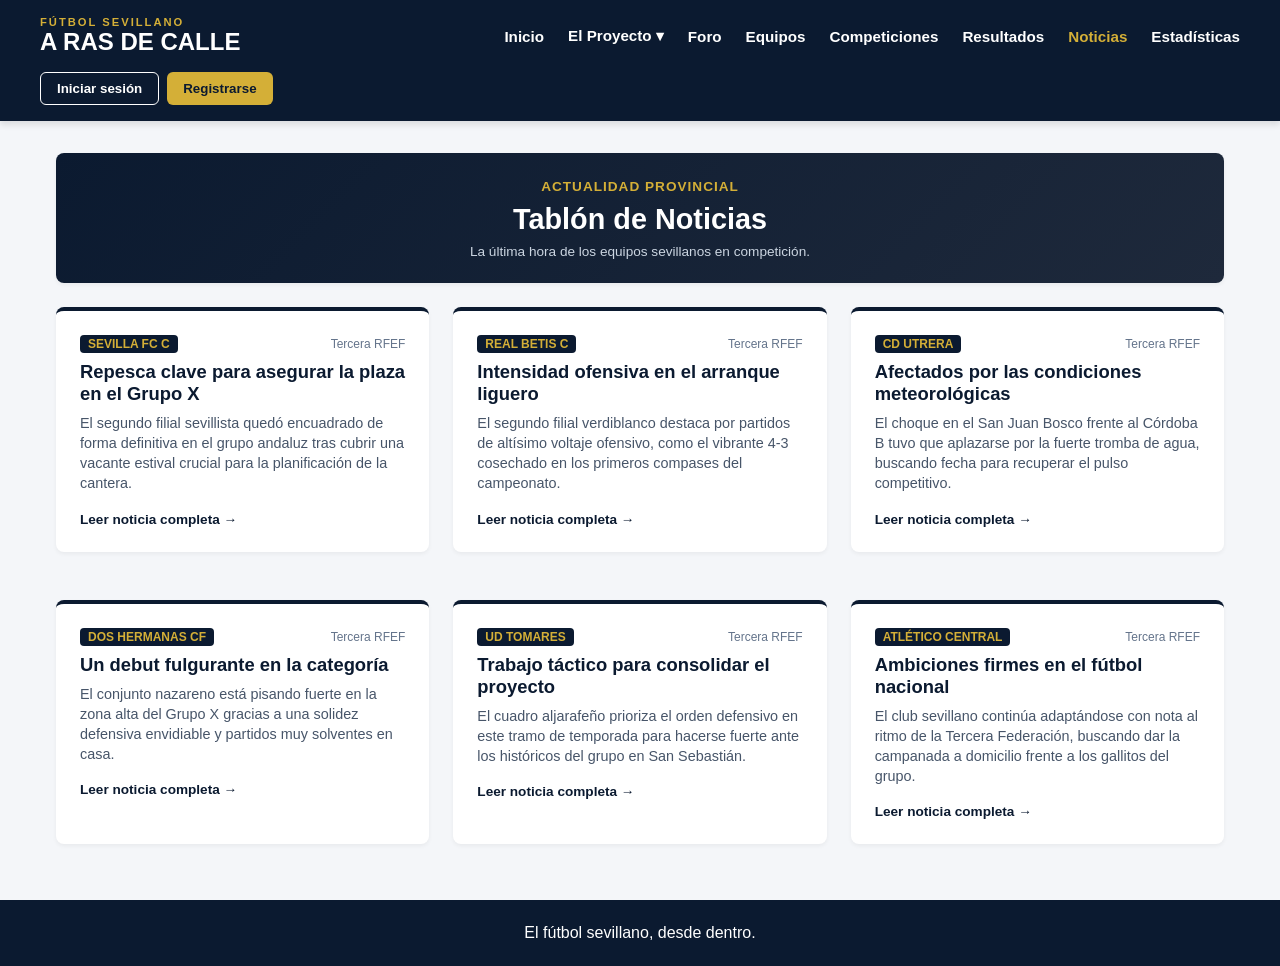
<file: noticias.html>
<!DOCTYPE html>
<html lang="es">
<head>
    <meta charset="UTF-8">
    <meta name="viewport" content="width=device-width, initial-scale=1.0">
    <title>A Ras de Calle - Tablón de Noticias</title>
    <link rel="stylesheet" href="styles.css">
</head>
<body>
    <!-- Encabezado / Menú Navegación -->
    <header class="header">
        <div class="nav-container">
            <div class="logo-area">
                <span class="logo-badge">FÚTBOL SEVILLANO</span>
                <span class="logo-title">A RAS DE CALLE</span>
            </div>
            <nav class="nav-links">
                <a href="index.html">Inicio</a>
                
                <!-- Menú desplegable por clic -->
                <div class="dropdown">
                    <a href="javascript:void(0);" onclick="toggleDropdown(event)" style="cursor: pointer;">El Proyecto ▾</a>
                    <div class="dropdown-content" id="projectDropdown">
                        <a href="proyecto.html">Sobre el proyecto</a>
                        <a href="nosotros.html">Sobre nosotros</a>
                        <a href="contacto.html">Contacto</a>
                    </div>
                </div>

                <a href="foro.html">Foro</a>
                <a href="equipos.html">Equipos</a>
                <a href="competiciones.html">Competiciones</a>
                <a href="partido.html">Resultados</a>
                <a href="noticias.html" class="active">Noticias</a>
                <a href="estadisticas.html">Estadísticas</a>
            </nav>
            <div class="auth-buttons">
                <button class="btn-login">Iniciar sesión</button>
                <button class="btn-register">Registrarse</button>
            </div>
        </div>
    </header>

    <main class="main-container">
        <!-- Banner Cabecera -->
        <div class="card" style="background: linear-gradient(135deg, #0b1a30 0%, #1e293b 100%); color: #ffffff; text-align: center; padding: 1.5rem; margin-bottom: 1.5rem;">
            <span style="color: #d4af37; font-weight: bold; font-size: 0.85rem; letter-spacing: 1px;">ACTUALIDAD PROVINCIAL</span>
            <h2 style="font-size: 1.8rem; margin: 0.5rem 0; color: #ffffff;">Tablón de Noticias</h2>
            <p style="font-size: 0.85rem; color: #cbd5e1;">La última hora de los equipos sevillanos en competición.</p>
        </div>

        <!-- Grid de Noticias por Equipo -->
        <div style="display: grid; grid-template-columns: repeat(auto-fit, minmax(320px, 1fr)); gap: 1.5rem;">
            
            <!-- Sevilla FC C -->
            <div class="card" style="border-top: 4px solid #0b1a30;">
                <div style="display: flex; justify-content: space-between; align-items: center; margin-bottom: 0.5rem;">
                    <span style="font-size: 0.75rem; background: #0b1a30; color: #d4af37; padding: 2px 8px; border-radius: 4px; font-weight: bold;">SEVILLA FC C</span>
                    <span style="font-size: 0.75rem; color: #64748b;">Tercera RFEF</span>
                </div>
                <h3 style="color: #0b1a30; font-size: 1.15rem; margin: 0.5rem 0;">Repesca clave para asegurar la plaza en el Grupo X</h3>
                <p style="font-size: 0.9rem; color: #475569; line-height: 1.4; margin-bottom: 1rem;">El segundo filial sevillista quedó encuadrado de forma definitiva en el grupo andaluz tras cubrir una vacante estival crucial para la planificación de la cantera.</p>
                <a href="#" style="color: #0b1a30; font-weight: bold; font-size: 0.85rem; text-decoration: none;">Leer noticia completa &rarr;</a>
            </div>

            <!-- Real Betis C -->
            <div class="card" style="border-top: 4px solid #0b1a30;">
                <div style="display: flex; justify-content: space-between; align-items: center; margin-bottom: 0.5rem;">
                    <span style="font-size: 0.75rem; background: #0b1a30; color: #d4af37; padding: 2px 8px; border-radius: 4px; font-weight: bold;">REAL BETIS C</span>
                    <span style="font-size: 0.75rem; color: #64748b;">Tercera RFEF</span>
                </div>
                <h3 style="color: #0b1a30; font-size: 1.15rem; margin: 0.5rem 0;">Intensidad ofensiva en el arranque liguero</h3>
                <p style="font-size: 0.9rem; color: #475569; line-height: 1.4; margin-bottom: 1rem;">El segundo filial verdiblanco destaca por partidos de altísimo voltaje ofensivo, como el vibrante 4-3 cosechado en los primeros compases del campeonato.</p>
                <a href="#" style="color: #0b1a30; font-weight: bold; font-size: 0.85rem; text-decoration: none;">Leer noticia completa &rarr;</a>
            </div>

            <!-- CD Utrera -->
            <div class="card" style="border-top: 4px solid #0b1a30;">
                <div style="display: flex; justify-content: space-between; align-items: center; margin-bottom: 0.5rem;">
                    <span style="font-size: 0.75rem; background: #0b1a30; color: #d4af37; padding: 2px 8px; border-radius: 4px; font-weight: bold;">CD UTRERA</span>
                    <span style="font-size: 0.75rem; color: #64748b;">Tercera RFEF</span>
                </div>
                <h3 style="color: #0b1a30; font-size: 1.15rem; margin: 0.5rem 0;">Afectados por las condiciones meteorológicas</h3>
                <p style="font-size: 0.9rem; color: #475569; line-height: 1.4; margin-bottom: 1rem;">El choque en el San Juan Bosco frente al Córdoba B tuvo que aplazarse por la fuerte tromba de agua, buscando fecha para recuperar el pulso competitivo.</p>
                <a href="#" style="color: #0b1a30; font-weight: bold; font-size: 0.85rem; text-decoration: none;">Leer noticia completa &rarr;</a>
            </div>

            <!-- Dos Hermanas CF 1971 -->
            <div class="card" style="border-top: 4px solid #0b1a30;">
                <div style="display: flex; justify-content: space-between; align-items: center; margin-bottom: 0.5rem;">
                    <span style="font-size: 0.75rem; background: #0b1a30; color: #d4af37; padding: 2px 8px; border-radius: 4px; font-weight: bold;">DOS HERMANAS CF</span>
                    <span style="font-size: 0.75rem; color: #64748b;">Tercera RFEF</span>
                </div>
                <h3 style="color: #0b1a30; font-size: 1.15rem; margin: 0.5rem 0;">Un debut fulgurante en la categoría</h3>
                <p style="font-size: 0.9rem; color: #475569; line-height: 1.4; margin-bottom: 1rem;">El conjunto nazareno está pisando fuerte en la zona alta del Grupo X gracias a una solidez defensiva envidiable y partidos muy solventes en casa.</p>
                <a href="#" style="color: #0b1a30; font-weight: bold; font-size: 0.85rem; text-decoration: none;">Leer noticia completa &rarr;</a>
            </div>

            <!-- UD Tomares -->
            <div class="card" style="border-top: 4px solid #0b1a30;">
                <div style="display: flex; justify-content: space-between; align-items: center; margin-bottom: 0.5rem;">
                    <span style="font-size: 0.75rem; background: #0b1a30; color: #d4af37; padding: 2px 8px; border-radius: 4px; font-weight: bold;">UD TOMARES</span>
                    <span style="font-size: 0.75rem; color: #64748b;">Tercera RFEF</span>
                </div>
                <h3 style="color: #0b1a30; font-size: 1.15rem; margin: 0.5rem 0;">Trabajo táctico para consolidar el proyecto</h3>
                <p style="font-size: 0.9rem; color: #475569; line-height: 1.4; margin-bottom: 1rem;">El cuadro aljarafeño prioriza el orden defensivo en este tramo de temporada para hacerse fuerte ante los históricos del grupo en San Sebastián.</p>
                <a href="#" style="color: #0b1a30; font-weight: bold; font-size: 0.85rem; text-decoration: none;">Leer noticia completa &rarr;</a>
            </div>

            <!-- Atlético Central -->
            <div class="card" style="border-top: 4px solid #0b1a30;">
                <div style="display: flex; justify-content: space-between; align-items: center; margin-bottom: 0.5rem;">
                    <span style="font-size: 0.75rem; background: #0b1a30; color: #d4af37; padding: 2px 8px; border-radius: 4px; font-weight: bold;">ATLÉTICO CENTRAL</span>
                    <span style="font-size: 0.75rem; color: #64748b;">Tercera RFEF</span>
                </div>
                <h3 style="color: #0b1a30; font-size: 1.15rem; margin: 0.5rem 0;">Ambiciones firmes en el fútbol nacional</h3>
                <p style="font-size: 0.9rem; color: #475569; line-height: 1.4; margin-bottom: 1rem;">El club sevillano continúa adaptándose con nota al ritmo de la Tercera Federación, buscando dar la campanada a domicilio frente a los gallitos del grupo.</p>
                <a href="#" style="color: #0b1a30; font-weight: bold; font-size: 0.85rem; text-decoration: none;">Leer noticia completa &rarr;</a>
            </div>

        </div>
    </main>

    <footer class="footer" style="margin-top: 2rem;">
        <p>El fútbol sevillano, desde dentro.</p>
    </footer>

    <!-- Script para el menú desplegable -->
    <script>
    function toggleDropdown(event) {
        event.stopPropagation();
        document.getElementById("projectDropdown").classList.toggle("show");
    }

    window.onclick = function(event) {
        if (!event.target.matches('.dropdown > a')) {
            var dropdowns = document.getElementsByClassName("dropdown-content");
            for (var i = 0; i < dropdowns.length; i++) {
                var openDropdown = dropdowns[i];
                if (openDropdown.classList.contains('show')) {
                    openDropdown.classList.remove('show');
                }
            }
        }
    }
    </script>
</body>
</html>
</file>
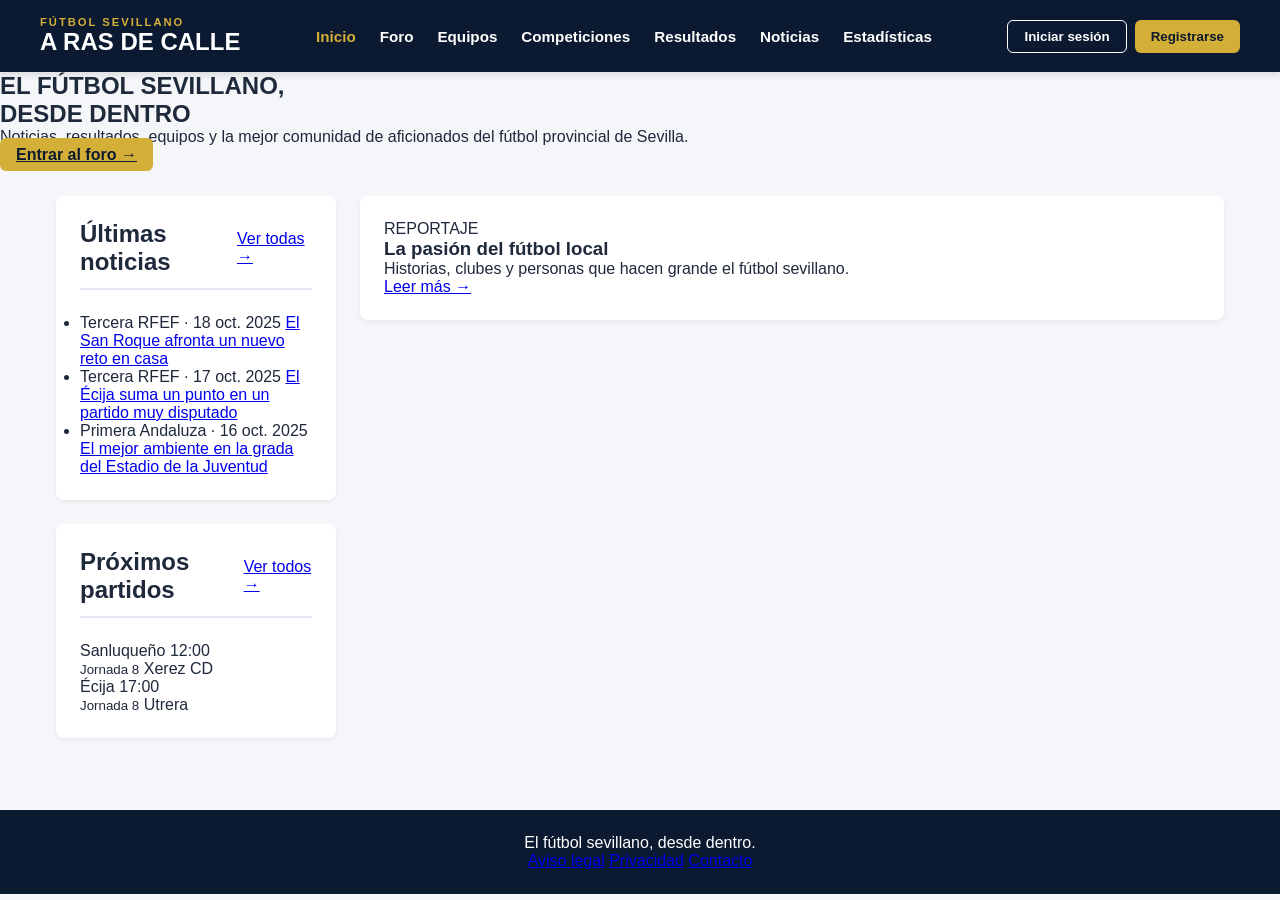
<file: pagina principal.html>
<!DOCTYPE html>
<html lang="es">
<head>
    <meta charset="UTF-8">
    <meta name="viewport" content="width=device-width, initial-scale=1.0">
    <title>A Ras de Calle - El Fútbol Sevillano Desde Dentro</title>
    <link rel="stylesheet" href="styles.css">
</head>
<body>
    <!-- Barra de navegación superior -->
    <header class="header">
        <div class="nav-container">
            <div class="logo-area">
                <span class="logo-badge">FÚTBOL SEVILLANO</span>
                <span class="logo-title">A RAS DE CALLE</span>
            </div>
            <nav class="nav-links">
                <a href="index.html" class="active">Inicio</a>
                <a href="#foro">Foro</a>
                <a href="#equipos">Equipos</a>
                <a href="#competiciones">Competiciones</a>
                <a href="#resultados">Resultados</a>
                <a href="#noticias">Noticias</a>
                <a href="#estadisticas">Estadísticas</a>
            </nav>
            <div class="auth-buttons">
                <button class="btn-login">Iniciar sesión</button>
                <button class="btn-register">Registrarse</button>
            </div>
        </div>
    </header>

    <!-- Hero / Banner Principal -->
    <section class="hero">
        <div class="hero-content">
            <h1>EL FÚTBOL SEVILLANO,<br>DESDE DENTRO</h1>
            <p>Noticias, resultados, equipos y la mejor comunidad de aficionados del fútbol provincial de Sevilla.</p>
            <a href="#foro" class="btn-gold">Entrar al foro &rarr;</a>
        </div>
    </section>

    <!-- Contenido Principal -->
    <main class="main-container">
        <div class="content-grid">
            <!-- Columna Izquierda: Noticias y Partidos -->
            <div class="feed-column">
                <!-- Sección Últimas Noticias -->
                <section class="card">
                    <div class="card-header">
                        <h2>Últimas noticias</h2>
                        <a href="#" class="ver-mas">Ver todas &rarr;</a>
                    </div>
                    <ul class="news-list">
                        <li>
                            <span class="categoria">Tercera RFEF · 18 oct. 2025</span>
                            <a href="#">El San Roque afronta un nuevo reto en casa</a>
                        </li>
                        <li>
                            <span class="categoria">Tercera RFEF · 17 oct. 2025</span>
                            <a href="#">El Écija suma un punto en un partido muy disputado</a>
                        </li>
                        <li>
                            <span class="categoria">Primera Andaluza · 16 oct. 2025</span>
                            <a href="#">El mejor ambiente en la grada del Estadio de la Juventud</a>
                        </li>
                    </ul>
                </section>

                <!-- Sección Próximos Partidos -->
                <section class="card">
                    <div class="card-header">
                        <h2>Próximos partidos</h2>
                        <a href="#" class="ver-mas">Ver todos &rarr;</a>
                    </div>
                    <div class="match-row">
                        <span class="team-name">Sanluqueño</span>
                        <span class="match-info">12:00 <br><small>Jornada 8</small></span>
                        <span class="team-name">Xerez CD</span>
                    </div>
                    <div class="match-row">
                        <span class="team-name">Écija</span>
                        <span class="match-info">17:00 <br><small>Jornada 8</small></span>
                        <span class="team-name">Utrera</span>
                    </div>
                </section>
            </div>

            <!-- Columna Derecha: Reportaje / Destacado -->
            <aside class="sidebar-column">
                <div class="card promo-card">
                    <span class="badge-reportaje">REPORTAJE</span>
                    <h3>La pasión del fútbol local</h3>
                    <p>Historias, clubes y personas que hacen grande el fútbol sevillano.</p>
                    <a href="#" class="btn-leer">Leer más &rarr;</a>
                </div>
            </aside>
        </div>
    </main>

    <!-- Pie de página -->
    <footer class="footer">
        <p>El fútbol sevillano, desde dentro.</p>
        <div class="footer-links">
            <a href="#">Aviso legal</a>
            <a href="#">Privacidad</a>
            <a href="#">Contacto</a>
        </div>
    </footer>
</body>
</html>
</file>
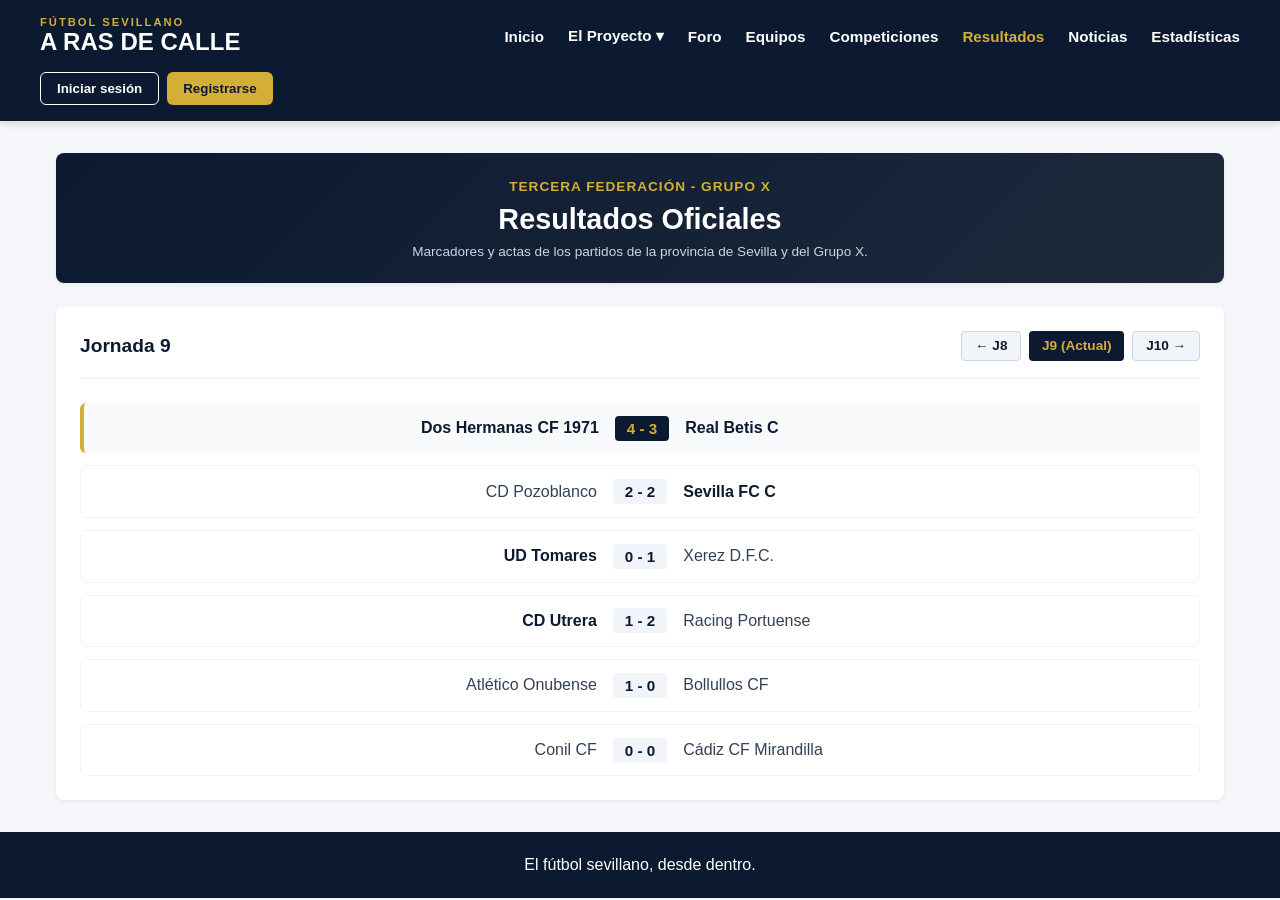
<file: partido.html>
<!DOCTYPE html>
<html lang="es">
<head>
    <meta charset="UTF-8">
    <meta name="viewport" content="width=device-width, initial-scale=1.0">
    <title>A Ras de Calle - Resultados Oficiales</title>
    <link rel="stylesheet" href="styles.css">
</head>
<body>
    <!-- Encabezado / Menú Navegación -->
    <header class="header">
        <div class="nav-container">
            <div class="logo-area">
                <span class="logo-badge">FÚTBOL SEVILLANO</span>
                <span class="logo-title">A RAS DE CALLE</span>
            </div>
            <nav class="nav-links">
                <a href="index.html">Inicio</a>
                
                <!-- Menú desplegable por clic -->
                <div class="dropdown">
                    <a href="javascript:void(0);" onclick="toggleDropdown(event)" style="cursor: pointer;">El Proyecto ▾</a>
                    <div class="dropdown-content" id="projectDropdown">
                        <a href="proyecto.html">Sobre el proyecto</a>
                        <a href="nosotros.html">Sobre nosotros</a>
                        <a href="contacto.html">Contacto</a>
                    </div>
                </div>

                <a href="foro.html">Foro</a>
                <a href="equipos.html">Equipos</a>
                <a href="competiciones.html">Competiciones</a>
                <a href="partido.html" class="active">Resultados</a>
                <a href="noticias.html">Noticias</a>
                <a href="estadisticas.html">Estadísticas</a>
            </nav>
            <div class="auth-buttons">
                <button class="btn-login">Iniciar sesión</button>
                <button class="btn-register">Registrarse</button>
            </div>
        </div>
    </header>

    <main class="main-container">
        <!-- Banner Cabecera -->
        <div class="card" style="background: linear-gradient(135deg, #0b1a30 0%, #1e293b 100%); color: #ffffff; text-align: center; padding: 1.5rem; margin-bottom: 1.5rem;">
            <span style="color: #d4af37; font-weight: bold; font-size: 0.85rem; letter-spacing: 1px;">TERCERA FEDERACIÓN - GRUPO X</span>
            <h2 style="font-size: 1.8rem; margin: 0.5rem 0; color: #ffffff;">Resultados Oficiales</h2>
            <p style="font-size: 0.85rem; color: #cbd5e1;">Marcadores y actas de los partidos de la provincia de Sevilla y del Grupo X.</p>
        </div>

        <!-- Contenedor Principal de Resultados -->
        <div class="card" style="padding: 1.5rem;">
            <!-- Selector de Jornadas -->
            <div style="display: flex; justify-content: space-between; align-items: center; border-bottom: 2px solid #f1f5f9; padding-bottom: 1rem; margin-bottom: 1.5rem;">
                <h3 style="color: #0b1a30; font-size: 1.2rem; margin: 0;">Jornada 9</h3>
                <div style="display: flex; gap: 0.5rem;">
                    <button style="background: #f1f5f9; color: #0b1a30; border: 1px solid #cbd5e1; padding: 0.4rem 0.8rem; border-radius: 4px; font-weight: bold; font-size: 0.85rem; cursor: pointer;">&larr; J8</button>
                    <button style="background: #0b1a30; color: #d4af37; border: none; padding: 0.4rem 0.8rem; border-radius: 4px; font-weight: bold; font-size: 0.85rem;">J9 (Actual)</button>
                    <button style="background: #f1f5f9; color: #0b1a30; border: 1px solid #cbd5e1; padding: 0.4rem 0.8rem; border-radius: 4px; font-weight: bold; font-size: 0.85rem; cursor: pointer;">J10 &rarr;</button>
                </div>
            </div>
            
            <!-- Lista Completa de Partidos Jornada 9 -->
            <div style="display: flex; flex-direction: column; gap: 0.75rem;">
                
                <div style="padding: 0.8rem 1rem; background: #f8fafc; border-radius: 6px; border-left: 4px solid #d4af37; display: flex; justify-content: space-between; align-items: center;">
                    <div style="flex: 1; font-weight: bold; color: #0b1a30; text-align: right; padding-right: 1rem;">Dos Hermanas CF 1971</div>
                    <div style="background: #0b1a30; color: #d4af37; padding: 4px 12px; border-radius: 4px; font-weight: bold; font-size: 0.95rem;">4 - 3</div>
                    <div style="flex: 1; font-weight: bold; color: #0b1a30; text-align: left; padding-left: 1rem;">Real Betis C</div>
                </div>

                <div style="padding: 0.8rem 1rem; background: #ffffff; border: 1px solid #f1f5f9; border-radius: 6px; display: flex; justify-content: space-between; align-items: center;">
                    <div style="flex: 1; color: #334155; text-align: right; padding-right: 1rem;">CD Pozoblanco</div>
                    <div style="background: #f1f5f9; color: #0b1a30; padding: 4px 12px; border-radius: 4px; font-weight: bold; font-size: 0.95rem;">2 - 2</div>
                    <div style="flex: 1; font-weight: bold; color: #0b1a30; text-align: left; padding-left: 1rem;">Sevilla FC C</div>
                </div>

                <div style="padding: 0.8rem 1rem; background: #ffffff; border: 1px solid #f1f5f9; border-radius: 6px; display: flex; justify-content: space-between; align-items: center;">
                    <div style="flex: 1; font-weight: bold; color: #0b1a30; text-align: right; padding-right: 1rem;">UD Tomares</div>
                    <div style="background: #f1f5f9; color: #0b1a30; padding: 4px 12px; border-radius: 4px; font-weight: bold; font-size: 0.95rem;">0 - 1</div>
                    <div style="flex: 1; color: #334155; text-align: left; padding-left: 1rem;">Xerez D.F.C.</div>
                </div>

                <div style="padding: 0.8rem 1rem; background: #ffffff; border: 1px solid #f1f5f9; border-radius: 6px; display: flex; justify-content: space-between; align-items: center;">
                    <div style="flex: 1; font-weight: bold; color: #0b1a30; text-align: right; padding-right: 1rem;">CD Utrera</div>
                    <div style="background: #f1f5f9; color: #0b1a30; padding: 4px 12px; border-radius: 4px; font-weight: bold; font-size: 0.95rem;">1 - 2</div>
                    <div style="flex: 1; color: #334155; text-align: left; padding-left: 1rem;">Racing Portuense</div>
                </div>

                <div style="padding: 0.8rem 1rem; background: #ffffff; border: 1px solid #f1f5f9; border-radius: 6px; display: flex; justify-content: space-between; align-items: center;">
                    <div style="flex: 1; color: #334155; text-align: right; padding-right: 1rem;">Atlético Onubense</div>
                    <div style="background: #f1f5f9; color: #0b1a30; padding: 4px 12px; border-radius: 4px; font-weight: bold; font-size: 0.95rem;">1 - 0</div>
                    <div style="flex: 1; color: #334155; text-align: left; padding-left: 1rem;">Bollullos CF</div>
                </div>

                <div style="padding: 0.8rem 1rem; background: #ffffff; border: 1px solid #f1f5f9; border-radius: 6px; display: flex; justify-content: space-between; align-items: center;">
                    <div style="flex: 1; color: #334155; text-align: right; padding-right: 1rem;">Conil CF</div>
                    <div style="background: #f1f5f9; color: #0b1a30; padding: 4px 12px; border-radius: 4px; font-weight: bold; font-size: 0.95rem;">0 - 0</div>
                    <div style="flex: 1; color: #334155; text-align: left; padding-left: 1rem;">Cádiz CF Mirandilla</div>
                </div>

            </div>
        </div>
    </main>

    <footer class="footer" style="margin-top: 2rem;">
        <p>El fútbol sevillano, desde dentro.</p>
    </footer>

    <!-- Script para el menú desplegable -->
    <script>
    function toggleDropdown(event) {
        event.stopPropagation();
        document.getElementById("projectDropdown").classList.toggle("show");
    }

    window.onclick = function(event) {
        if (!event.target.matches('.dropdown > a')) {
            var dropdowns = document.getElementsByClassName("dropdown-content");
            for (var i = 0; i < dropdowns.length; i++) {
                var openDropdown = dropdowns[i];
                if (openDropdown.classList.contains('show')) {
                    openDropdown.classList.remove('show');
                }
            }
        }
    }
    </script>
</body>
</html>
</file>
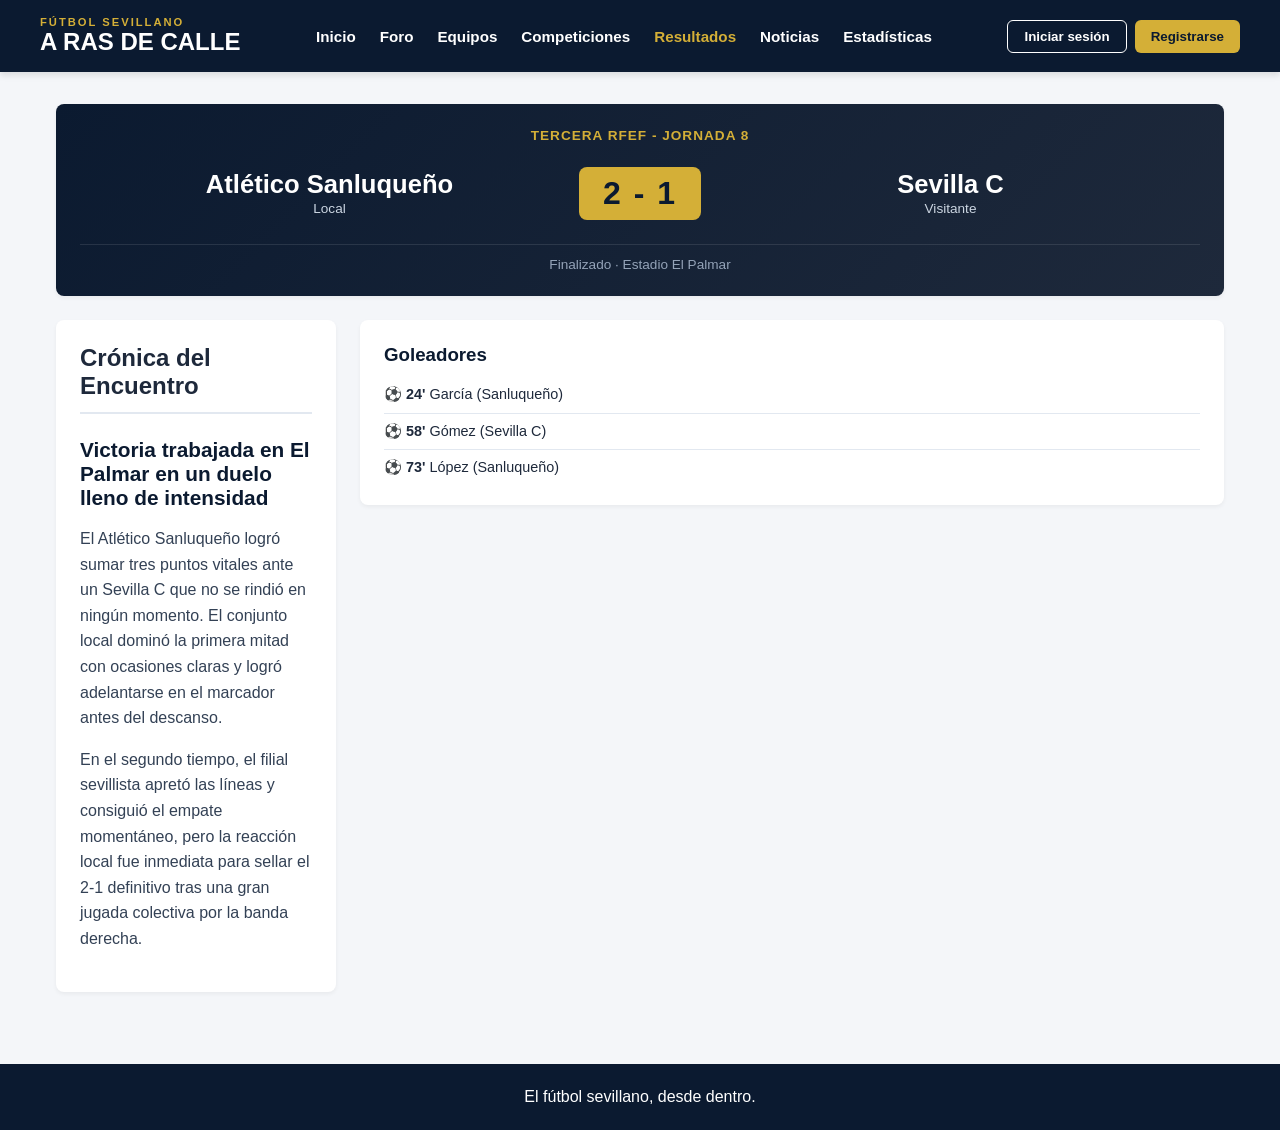
<file: partidos.html>
<!DOCTYPE html>
<html lang="es">
<head>
    <meta charset="UTF-8">
    <meta name="viewport" content="width=device-width, initial-scale=1.0">
    <title>A Ras de Calle - Ficha del Partido</title>
    <link rel="stylesheet" href="styles.css">
</head>
<body>
    <header class="header">
        <div class="nav-container">
            <div class="logo-area">
                <span class="logo-badge">FÚTBOL SEVILLANO</span>
                <span class="logo-title">A RAS DE CALLE</span>
            </div>
            <nav class="nav-links">
                <a href="index.html">Inicio</a>
                <a href="foro.html">Foro</a>
                <a href="#">Equipos</a>
                <a href="#">Competiciones</a>
                <a href="partido.html" class="active">Resultados</a>
                <a href="#">Noticias</a>
                <a href="#">Estadísticas</a>
            </nav>
            <div class="auth-buttons">
                <button class="btn-login">Iniciar sesión</button>
                <button class="btn-register">Registrarse</button>
            </div>
        </div>
    </header>

    <main class="main-container">
        <!-- Marcador Principal -->
        <div class="card" style="text-align: center; background: linear-gradient(135deg, #0b1a30 0%, #1e293b 100%); color: #ffffff;">
            <p style="color: #d4af37; font-weight: bold; font-size: 0.85rem; letter-spacing: 1px; margin-bottom: 0.5rem;">TERCERA RFEF - JORNADA 8</p>
            
            <div style="display: flex; justify-content: space-around; align-items: center; margin: 1.5rem 0;">
                <div style="flex: 1;">
                    <h2 style="font-size: 1.6rem; color: #ffffff;">Atlético Sanluqueño</h2>
                    <span style="font-size: 0.85rem; color: #cbd5e1;">Local</span>
                </div>
                
                <div style="background: #d4af37; color: #0b1a30; padding: 0.5rem 1.5rem; border-radius: 8px; font-size: 2rem; font-weight: 900; letter-spacing: 2px;">
                    2 - 1
                </div>
                
                <div style="flex: 1;">
                    <h2 style="font-size: 1.6rem; color: #ffffff;">Sevilla C</h2>
                    <span style="font-size: 0.85rem; color: #cbd5e1;">Visitante</span>
                </div>
            </div>
            
            <p style="font-size: 0.85rem; color: #94a3b8; border-top: 1px solid rgba(255,255,255,0.1); padding-top: 0.75rem; margin-top: 1rem;">
                Finalizado · Estadio El Palmar
            </p>
        </div>

        <div class="content-grid">
            <!-- Crónica del Partido -->
            <section class="feed-column">
                <div class="card">
                    <div class="card-header">
                        <h2>Crónica del Encuentro</h2>
                    </div>
                    <h3 style="font-size: 1.3rem; margin-bottom: 1rem; color: #0b1a30;">Victoria trabajada en El Palmar en un duelo lleno de intensidad</h3>
                    <p style="line-height: 1.6; margin-bottom: 1rem; color: #334155;">
                        El Atlético Sanluqueño logró sumar tres puntos vitales ante un Sevilla C que no se rindió en ningún momento. El conjunto local dominó la primera mitad con ocasiones claras y logró adelantarse en el marcador antes del descanso.
                    </p>
                    <p style="line-height: 1.6; margin-bottom: 1rem; color: #334155;">
                        En el segundo tiempo, el filial sevillista apretó las líneas y consiguió el empate momentáneo, pero la reacción local fue inmediata para sellar el 2-1 definitivo tras una gran jugada colectiva por la banda derecha.
                    </p>
                </div>
            </section>

            <!-- Datos y Alineaciones -->
            <aside class="sidebar-column">
                <div class="card">
                    <h3 style="margin-bottom: 1rem; color: #0b1a30;">Goleadores</h3>
                    <ul style="list-style: none; font-size: 0.9rem; line-height: 1.8;">
                        <li style="border-bottom: 1px solid #e2e8f0; padding-bottom: 0.3rem; margin-bottom: 0.3rem;">
                            <strong>⚽ 24'</strong> García (Sanluqueño)
                        </li>
                        <li style="border-bottom: 1px solid #e2e8f0; padding-bottom: 0.3rem; margin-bottom: 0.3rem;">
                            <strong>⚽ 58'</strong> Gómez (Sevilla C)
                        </li>
                        <li>
                            <strong>⚽ 73'</strong> López (Sanluqueño)
                        </li>
                    </ul>
                </div>
            </aside>
        </div>
    </main>

    <footer class="footer">
        <p>El fútbol sevillano, desde dentro.</p>
    </footer>
</body>
</html>
</file>
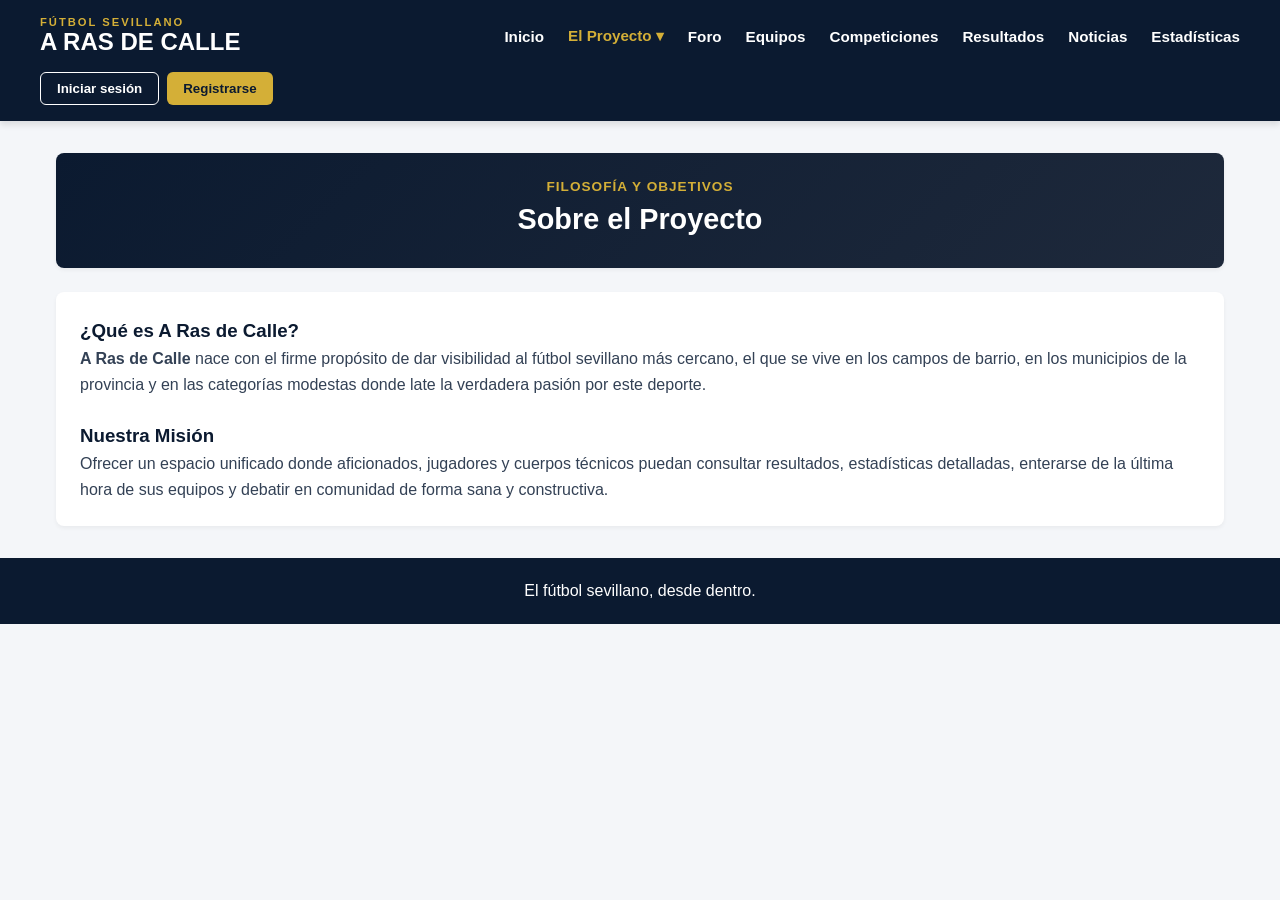
<file: proyecto.html>
<!DOCTYPE html>
<html lang="es">
<head>
    <meta charset="UTF-8">
    <meta name="viewport" content="width=device-width, initial-scale=1.0">
    <title>A Ras de Calle - Sobre el Proyecto</title>
    <link rel="stylesheet" href="styles.css">
</head>
<body>
    <!-- Encabezado / Menú Navegación -->
    <header class="header">
        <div class="nav-container">
            <div class="logo-area">
                <span class="logo-badge">FÚTBOL SEVILLANO</span>
                <span class="logo-title">A RAS DE CALLE</span>
            </div>
            <nav class="nav-links">
                <a href="index.html">Inicio</a>
                
                <!-- Menú desplegable por clic -->
                <div class="dropdown">
                    <a href="javascript:void(0);" onclick="toggleDropdown(event)" style="cursor: pointer;" class="active">El Proyecto ▾</a>
                    <div class="dropdown-content" id="projectDropdown">
                        <a href="proyecto.html">Sobre el proyecto</a>
                        <a href="nosotros.html">Sobre nosotros</a>
                        <a href="contacto.html">Contacto</a>
                    </div>
                </div>

                <a href="foro.html">Foro</a>
                <a href="equipos.html">Equipos</a>
                <a href="competiciones.html">Competiciones</a>
                <a href="partido.html">Resultados</a>
                <a href="noticias.html">Noticias</a>
                <a href="estadisticas.html">Estadísticas</a>
            </nav>
            <div class="auth-buttons">
                <button class="btn-login">Iniciar sesión</button>
                <button class="btn-register">Registrarse</button>
            </div>
        </div>
    </header>

    <main class="main-container">
        <div class="card" style="background: linear-gradient(135deg, #0b1a30 0%, #1e293b 100%); color: #ffffff; text-align: center; padding: 1.5rem; margin-bottom: 1.5rem;">
            <span style="color: #d4af37; font-weight: bold; font-size: 0.85rem; letter-spacing: 1px;">FILOSOFÍA Y OBJETIVOS</span>
            <h2 style="font-size: 1.8rem; margin: 0.5rem 0; color: #ffffff;">Sobre el Proyecto</h2>
        </div>

        <div class="card" style="padding: 1.5rem; line-height: 1.6; color: #334155;">
            <h3 style="color: #0b1a30; margin-top: 0;">¿Qué es A Ras de Calle?</h3>
            <p><strong>A Ras de Calle</strong> nace con el firme propósito de dar visibilidad al fútbol sevillano más cercano, el que se vive en los campos de barrio, en los municipios de la provincia y en las categorías modestas donde late la verdadera pasión por este deporte.</p>
            
            <h3 style="color: #0b1a30; margin-top: 1.5rem;">Nuestra Misión</h3>
            <p>Ofrecer un espacio unificado donde aficionados, jugadores y cuerpos técnicos puedan consultar resultados, estadísticas detalladas, enterarse de la última hora de sus equipos y debatir en comunidad de forma sana y constructiva.</p>
        </div>
    </main>

    <footer class="footer" style="margin-top: 2rem;"><p>El fútbol sevillano, desde dentro.</p></footer>

    <!-- Script para el menú desplegable -->
    <script>
    function toggleDropdown(event) {
        event.stopPropagation();
        document.getElementById("projectDropdown").classList.toggle("show");
    }
    window.onclick = function(event) {
        if (!event.target.matches('.dropdown > a')) {
            var dropdowns = document.getElementsByClassName("dropdown-content");
            for (var i = 0; i < dropdowns.length; i++) {
                var openDropdown = dropdowns[i];
                if (openDropdown.classList.contains('show')) { openDropdown.classList.remove('show'); }
            }
        }
    }
    </script>
</body>
</html>
</file>
<file: styles.css>
:root {
    --azul-noche: #0b1a30;
    --dorado: #d4af37;
    --dorado-hover: #b89628;
    --blanco: #ffffff;
    --gris-fondo: #f4f6f9;
    --gris-claro: #e2e8f0;
    --texto-oscuro: #1e293b;
}

* {
    margin: 0;
    padding: 0;
    box-sizing: border-box;
    font-family: 'Segoe UI', Tahoma, Geneva, Verdana, sans-serif;
}

body {
    background-color: var(--gris-fondo);
    color: var(--texto-oscuro);
}

/* Cabecera */
.header {
    background-color: var(--azul-noche);
    color: var(--blanco);
    padding: 1rem 2rem;
    box-shadow: 0 4px 6px rgba(0, 0, 0, 0.1);
}

.nav-container {
    max-width: 1200px;
    margin: 0 auto;
    display: flex;
    justify-content: space-between;
    align-items: center;
    flex-wrap: wrap;
    gap: 1rem;
}

.logo-area {
    display: flex;
    flex-direction: column;
}

.logo-badge {
    font-size: 0.7rem;
    color: var(--dorado);
    font-weight: bold;
    letter-spacing: 2px;
}

.logo-title {
    font-size: 1.5rem;
    font-weight: 900;
    color: var(--blanco);
}

.nav-links {
    display: flex;
    gap: 1.2rem;
}

.nav-links a {
    color: var(--blanco);
    text-decoration: none;
    font-weight: 600;
    font-size: 0.95rem;
    transition: color 0.3s;
}

.nav-links a:hover, .nav-links a.active {
    color: var(--dorado);
}

.auth-buttons {
    display: flex;
    gap: 0.5rem;
}

.btn-login, .btn-register, .btn-gold {
    padding: 0.5rem 1rem;
    border-radius: 6px;
    font-weight: bold;
    cursor: pointer;
    border: none;
    transition: background 0.3s;
}

.btn-login {
    background: transparent;
    color: var(--blanco);
    border: 1px solid var(--blanco);
}

.btn-register, .btn-gold {
    background: var(--dorado);
    color: var(--azul-noche);
}

.btn-register:hover, .btn-gold:hover {
    background: var(--dorado-hover);
}

/* Contenedor Principal */
.main-container {
    max-width: 1200px;
    margin: 2rem auto;
    padding: 0 1rem;
}

.content-grid {
    display: grid;
    grid-template-columns: 280px 1fr;
    gap: 1.5rem;
}

@media (max-width: 768px) {
    .content-grid {
        grid-template-columns: 1fr;
    }
}

.card {
    background: var(--blanco);
    border-radius: 8px;
    padding: 1.5rem;
    box-shadow: 0 2px 4px rgba(0, 0, 0, 0.05);
    margin-bottom: 1.5rem;
}

.card-header {
    display: flex;
    justify-content: space-between;
    align-items: center;
    margin-bottom: 1.5rem;
    border-bottom: 2px solid var(--gris-claro);
    padding-bottom: 0.75rem;
}

/* Sección Foro */
.categories-list {
    list-style: none;
    margin-top: 1rem;
}

.categories-list li {
    margin-bottom: 0.5rem;
}

.categories-list a {
    display: flex;
    justify-content: space-between;
    color: var(--azul-noche);
    text-decoration: none;
    font-size: 0.9rem;
    padding: 0.5rem;
    border-radius: 4px;
}

.categories-list a.active, .categories-list a:hover {
    background: var(--gris-claro);
    font-weight: bold;
}

.forum-thread {
    display: flex;
    align-items: center;
    gap: 1rem;
    padding: 1rem 0;
    border-bottom: 1px solid var(--gris-claro);
}

.avatar {
    width: 40px;
    height: 40px;
    border-radius: 50%;
    background: var(--azul-noche);
    color: var(--blanco);
    display: flex;
    align-items: center;
    justify-content: center;
    font-weight: bold;
}

.thread-info {
    flex-grow: 1;
}

.thread-title {
    color: var(--azul-noche);
    text-decoration: none;
    font-weight: bold;
    display: block;
}

.thread-meta {
    font-size: 0.75rem;
    color: #666;
}

.thread-stats {
    font-size: 0.8rem;
    color: #666;
}

/* Menú desplegable por clic y hacia abajo */
.nav-links {
    display: flex;
    align-items: center;
    gap: 1.5rem;
}

.dropdown {
    position: relative;
    display: inline-block;
}

.dropdown-content {
    display: none; /* Oculto por defecto */
    position: absolute;
    background-color: #0b1a30;
    min-width: 180px;
    box-shadow: 0px 8px 16px rgba(0,0,0,0.3);
    z-index: 1000;
    border-radius: 4px;
    top: 100%;
    left: 0;
    flex-direction: column; /* Fuerza que se coloquen en columna hacia abajo */
}

/* Clase que activará JavaScript al hacer clic */
.dropdown-content.show {
    display: flex;
}

.dropdown-content a {
    color: #ffffff;
    padding: 10px 15px;
    text-decoration: none;
    display: block;
    font-size: 0.85rem;
    border-bottom: 1px solid rgba(255,255,255,0.05);
    text-align: left;
    white-space: nowrap;
}

.dropdown-content a:hover {
    background-color: #1e293b;
    color: #d4af37;
}

/* Pie de página */
.footer {
    background: var(--azul-noche);
    color: var(--blanco);
    text-align: center;
    padding: 1.5rem;
    margin-top: 3rem;
}
</file>
